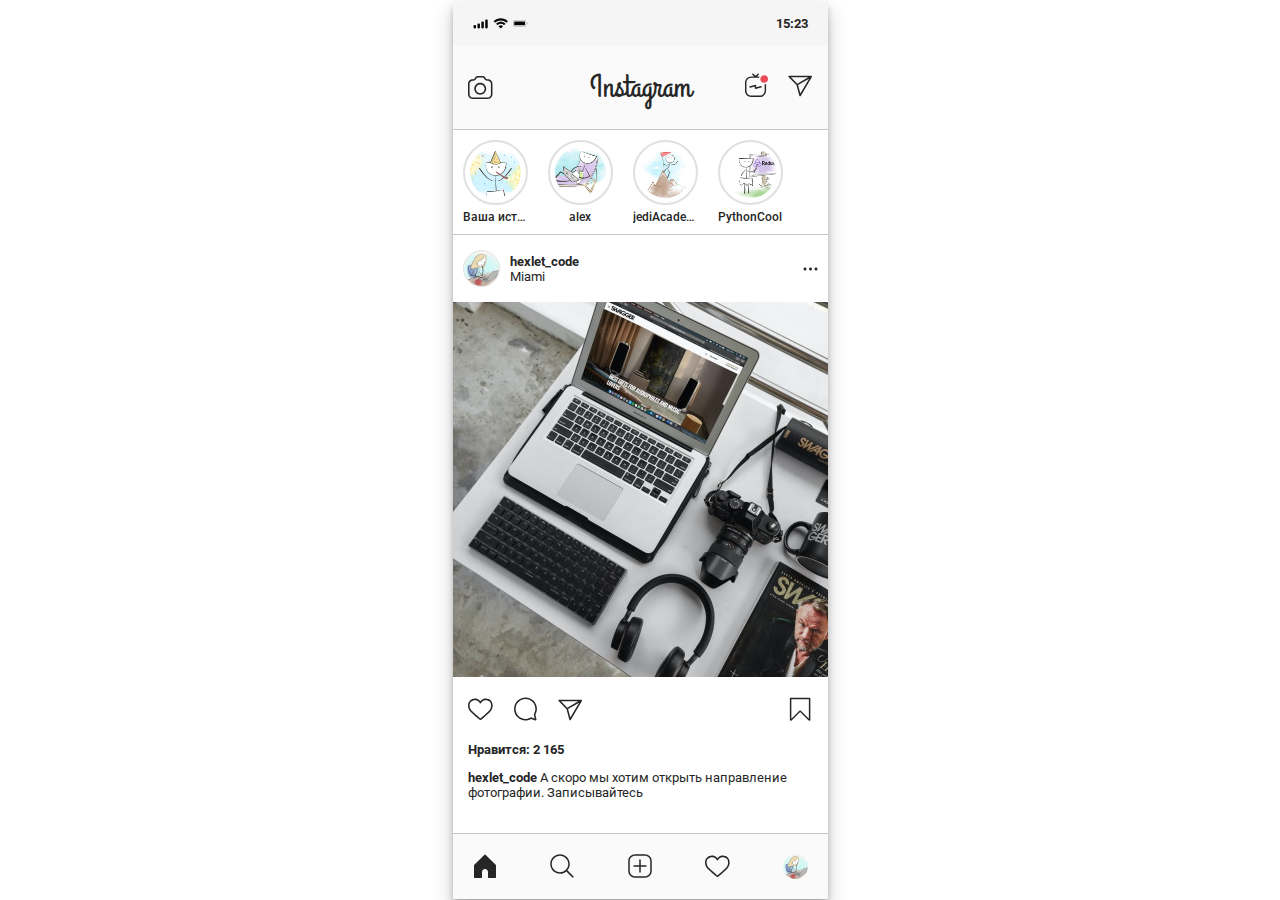
<file: hexlet-html-css-challenge-instagram/index.html>
<!DOCTYPE html>
<html lang="ru">

<head>
  <meta charset="UTF-8">
  <meta http-equiv="X-UA-Compatible" content="IE=edge">
  <link rel="stylesheet" href="styles/app.css">
  <meta name="viewport" content="width=device-width, initial-scale=1.0">
  <title>Instagram</title>
</head>

<body>
  <div class="mobile">
    <header class="mobile-header">
      <div class="mr-5 w-15 icon icon-signal"></div>
      <div class="mr-5 w-15 icon icon-connection"></div>
      <div class="icon w-15 icon-battery"></div>
      <div class="mobile-time ml-auto">15:23</div>
    </header>
    <main class="instagram-app">
      <!-- BEGIN (write your solution here) -->

     <div data-section="header">
       <button class="col-1 icon icon-camera mr-15" data-aria-label="camera"></button>
       <h1 class="col-2">
         Instagram
       </h1>
      <div class="col-1 header-container ta-right">
        <button class="icon icon-igtv mr-15" data-aria-label="igtv"></button>
        <button class="icon icon-messanger" data-aria-label="messanger"></button>
      </div>
     </div>

     <div class="border-top border-bottom" data-section="stories">
       <h2 class="sr-only">Stories</h2>
       <div>
        <button class="stories-item p-5 mr-20 rounded" data-aria-label="stories">
            <img src="assets/images/avatar_1.jpg" alt="Человек радуется" class="rounded">
        </button>
        <span class="stories-text mt-5 ta-center">Ваша история</span>
       </div>
       <div>
        <button class="stories-item p-5 mr-20 rounded" data-aria-label="stories">
            <img src="assets/images/avatar_2.jpg" alt="Человек отдыхает" class="rounded">
        </button>
        <span class="stories-text mt-5 ta-center">alex</span>
       </div>
       <div>
        <button class="stories-item p-5 mr-20 rounded" data-aria-label="stories">
            <img src="assets/images/avatar_3.jpg" alt="Человек на горе с флагом" class="rounded">
        </button>
        <span class="stories-text mt-5 ta-center">jediAcademy</span>
       </div>
       <div>
        <button class="stories-item p-5 mr-20 rounded" data-aria-label="stories">
            <img src="assets/images/avatar_4.jpg" alt="Человек у доски" class="rounded">
        </button>
        <span class="stories-text mt-5 ta-center">PythonCool</span>
       </div>
     </div>

     <div data-section="post">
       <h3 class="sr-only">Post</h3>
       <section class="user">
         <div class="post-item rounded">
          <img src="assets/images/avatar_5.jpg" alt="Девушка думает за компьютером" class="rounded mr-10px">
          <div class="post-text">
            <span class="bold">hexlet_code</span>
            <span>Miami</span>
          </div>
         </div>
         <button class="icon icon-more border-none w-15" data-aria-label="more"></button>
       </section>
       <section class="img">
         <img src="assets/images/post-image.jpg" alt="Рабочий стол: ноутбук, фотоаппарат, наушники, клавиатура">
       </section>
       <footer class="post-footer">
         <div class="post-footer-icons mb-20">
             <button class="icon icon-like mr-20 col-1" data-aria-label="like"></button>
             <button class="icon icon-comment mr-20 col-1" data-aria-label="comment"></button>
             <button class="icon icon-messanger col-1" data-aria-label="messanger"></button>
           <button class="icon icon-save col-end" data-aria-label="save"></button>
         </div>
         <span class="bold">Нравится: 2 165</span>
         <p>
           <span class="bold">
            hexlet_code
           </span>
           А скоро мы хотим открыть направление фотографии. Записывайтесь
         </p>
       </footer>
     </div>

     <footer data-section="footer">
       <h4 class="sr-only">Footer</h4>
       <button class="icon icon-home" data-aria-label="home"></button>
       <button class="icon icon-search" data-aria-label="search"></button>
       <button class="icon icon-add" data-aria-label="add"></button>
       <button class="icon icon-like" data-aria-label="like"></button>
       <button class="icon avatar rounded" data-aria-label="avatar"></button>
     </footer>

      <!-- END -->
    </main>
  </div>
</body>

</html>
</file>
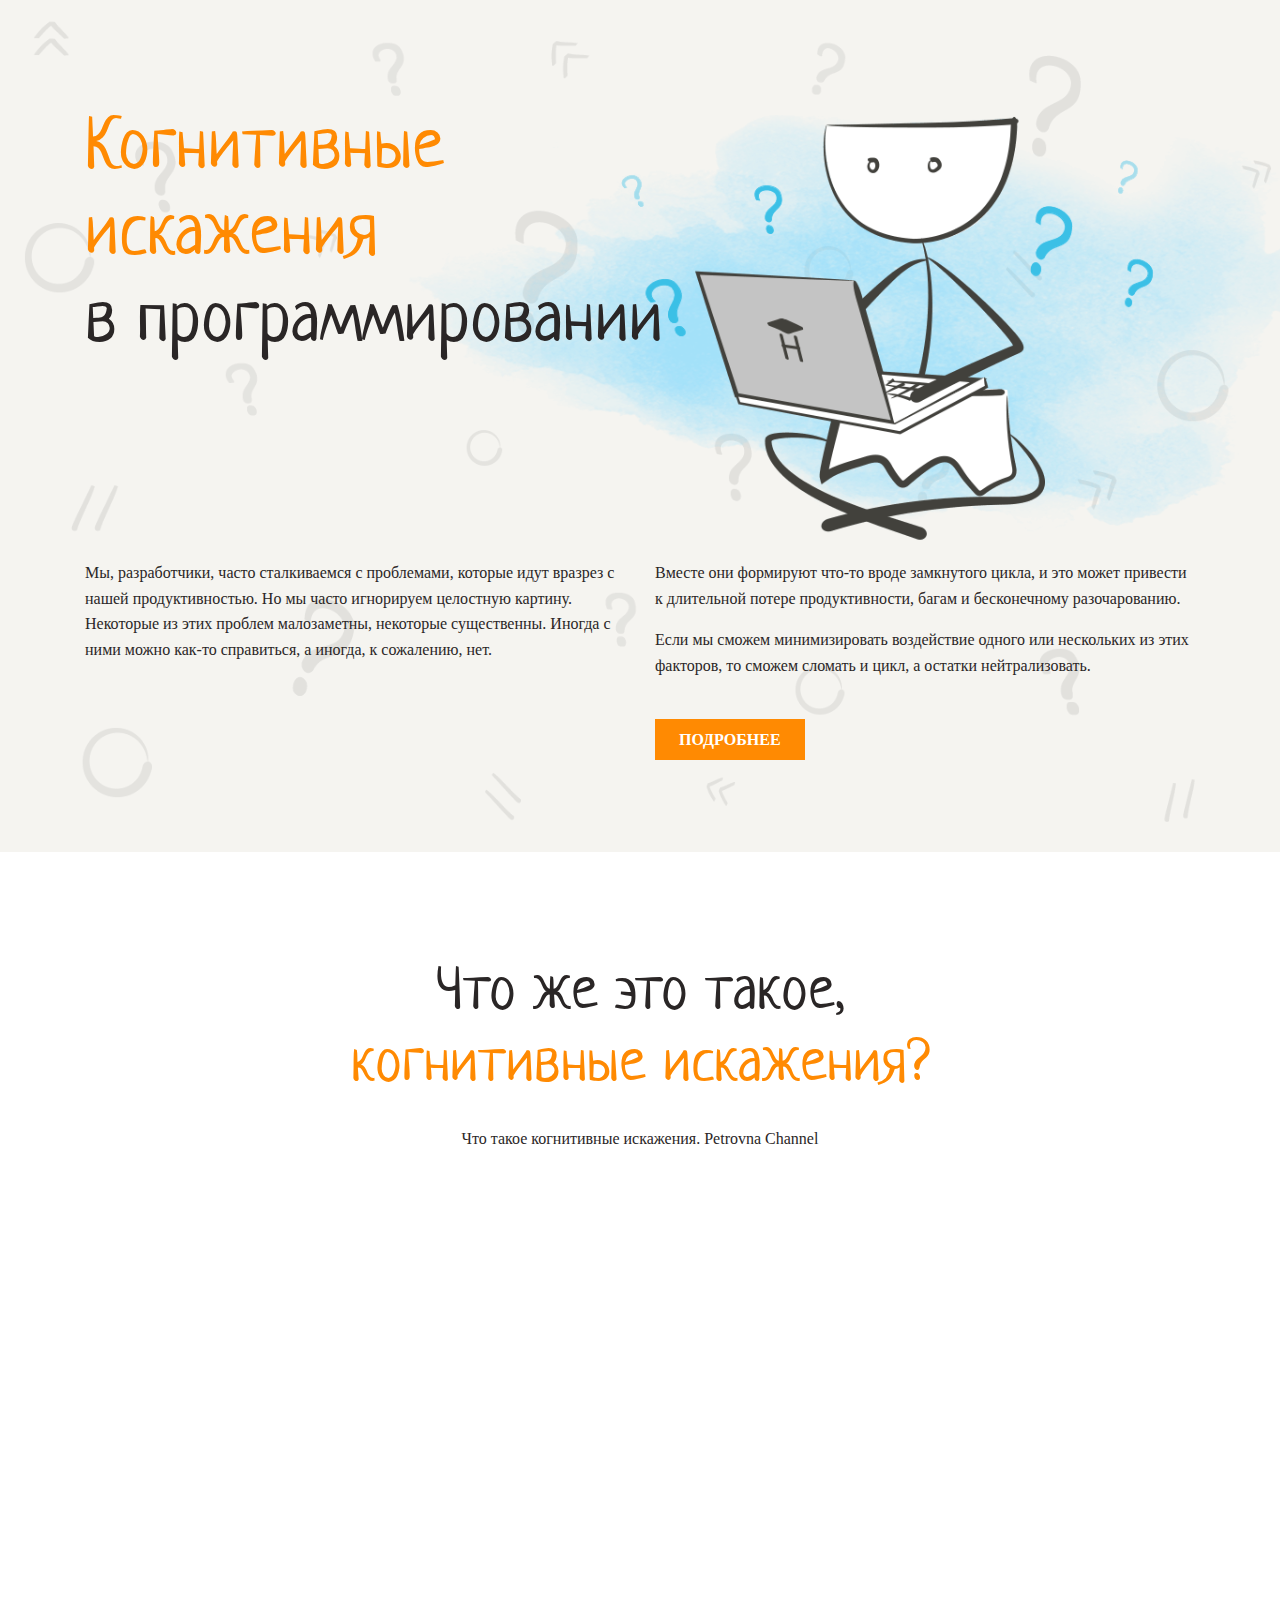
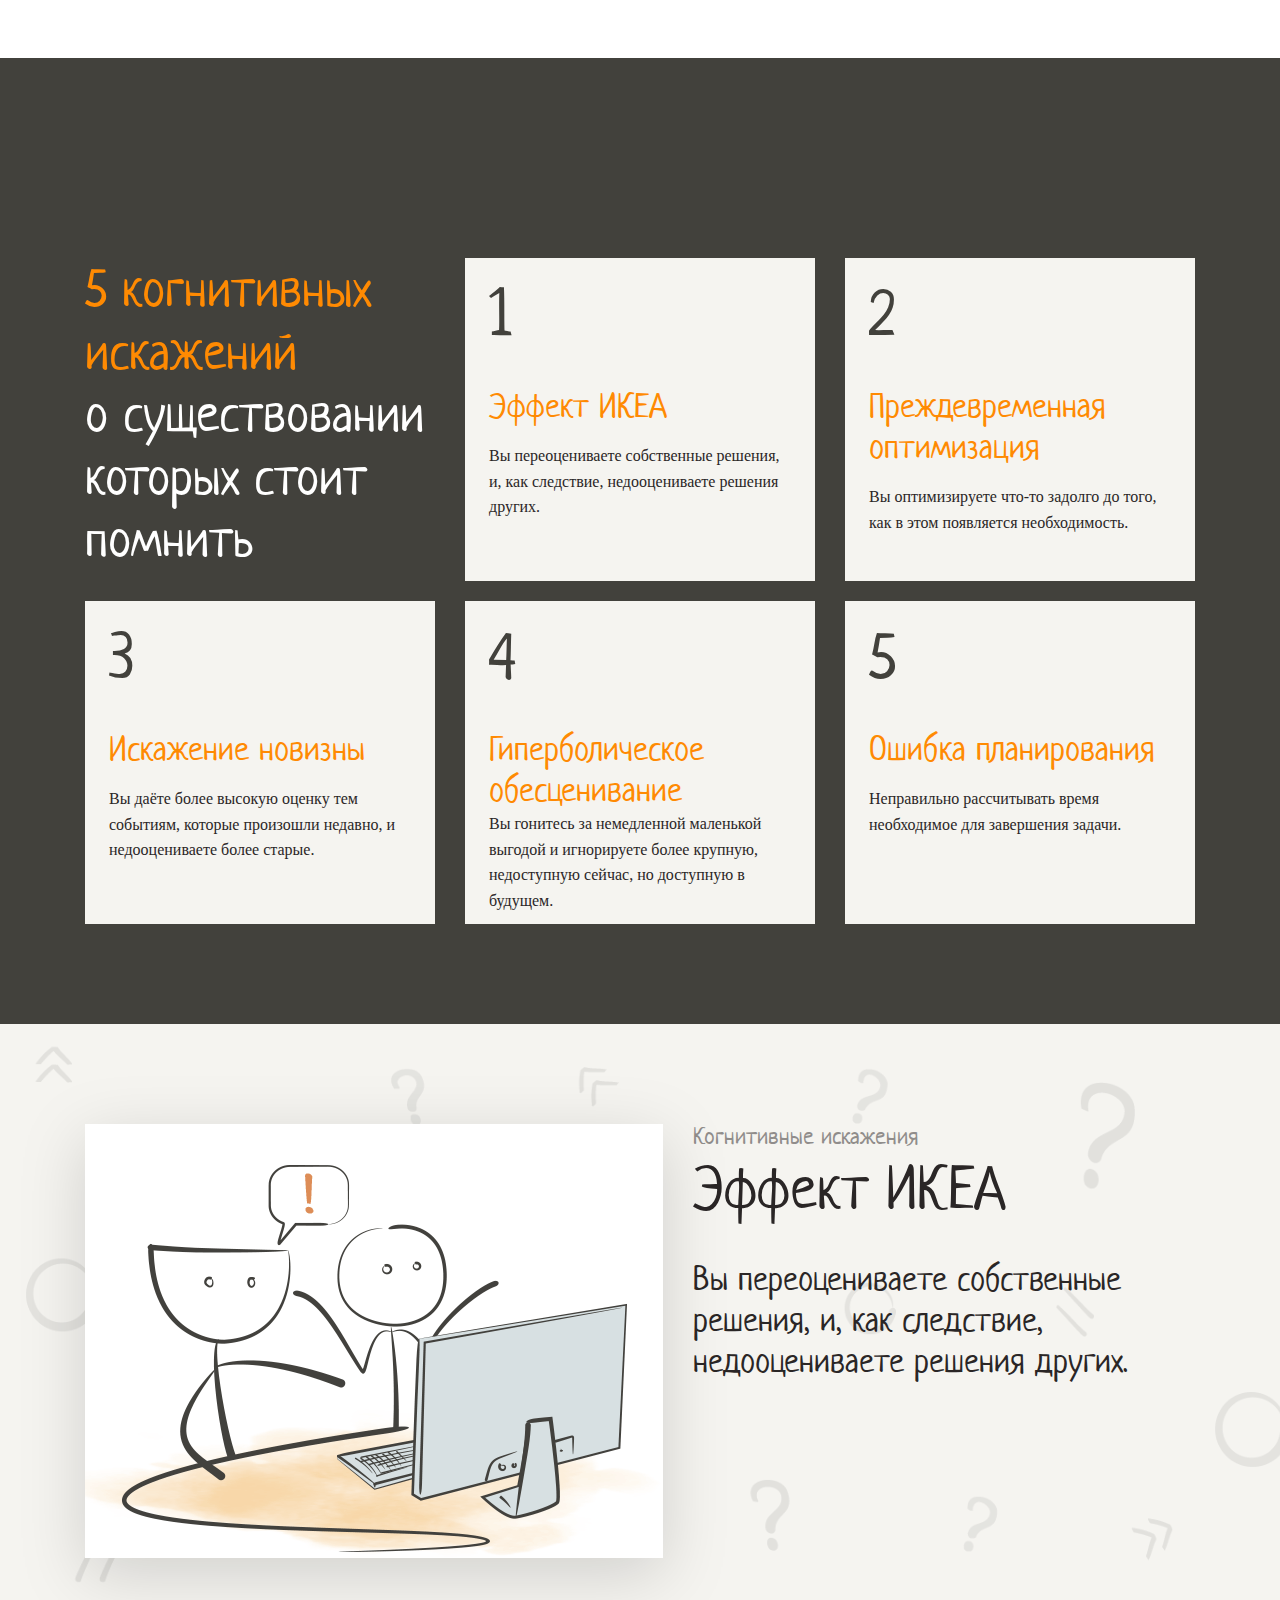
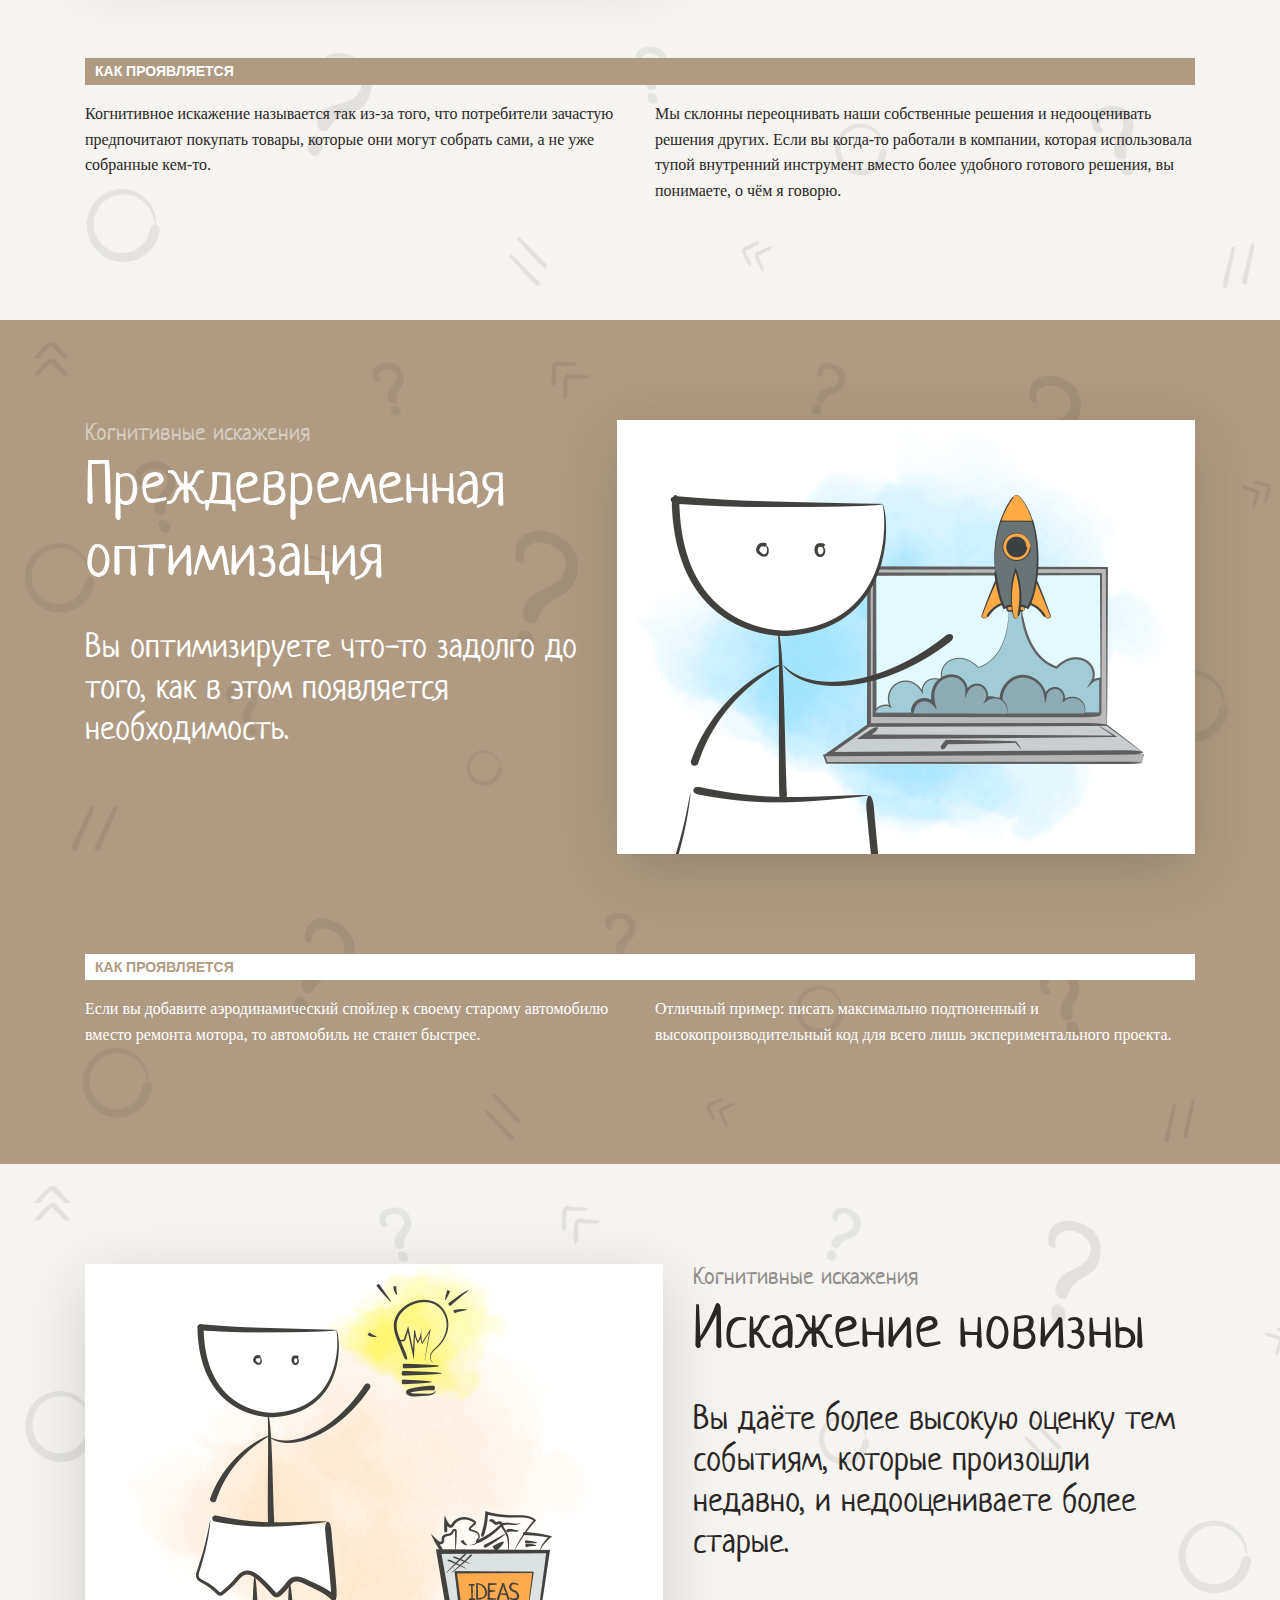
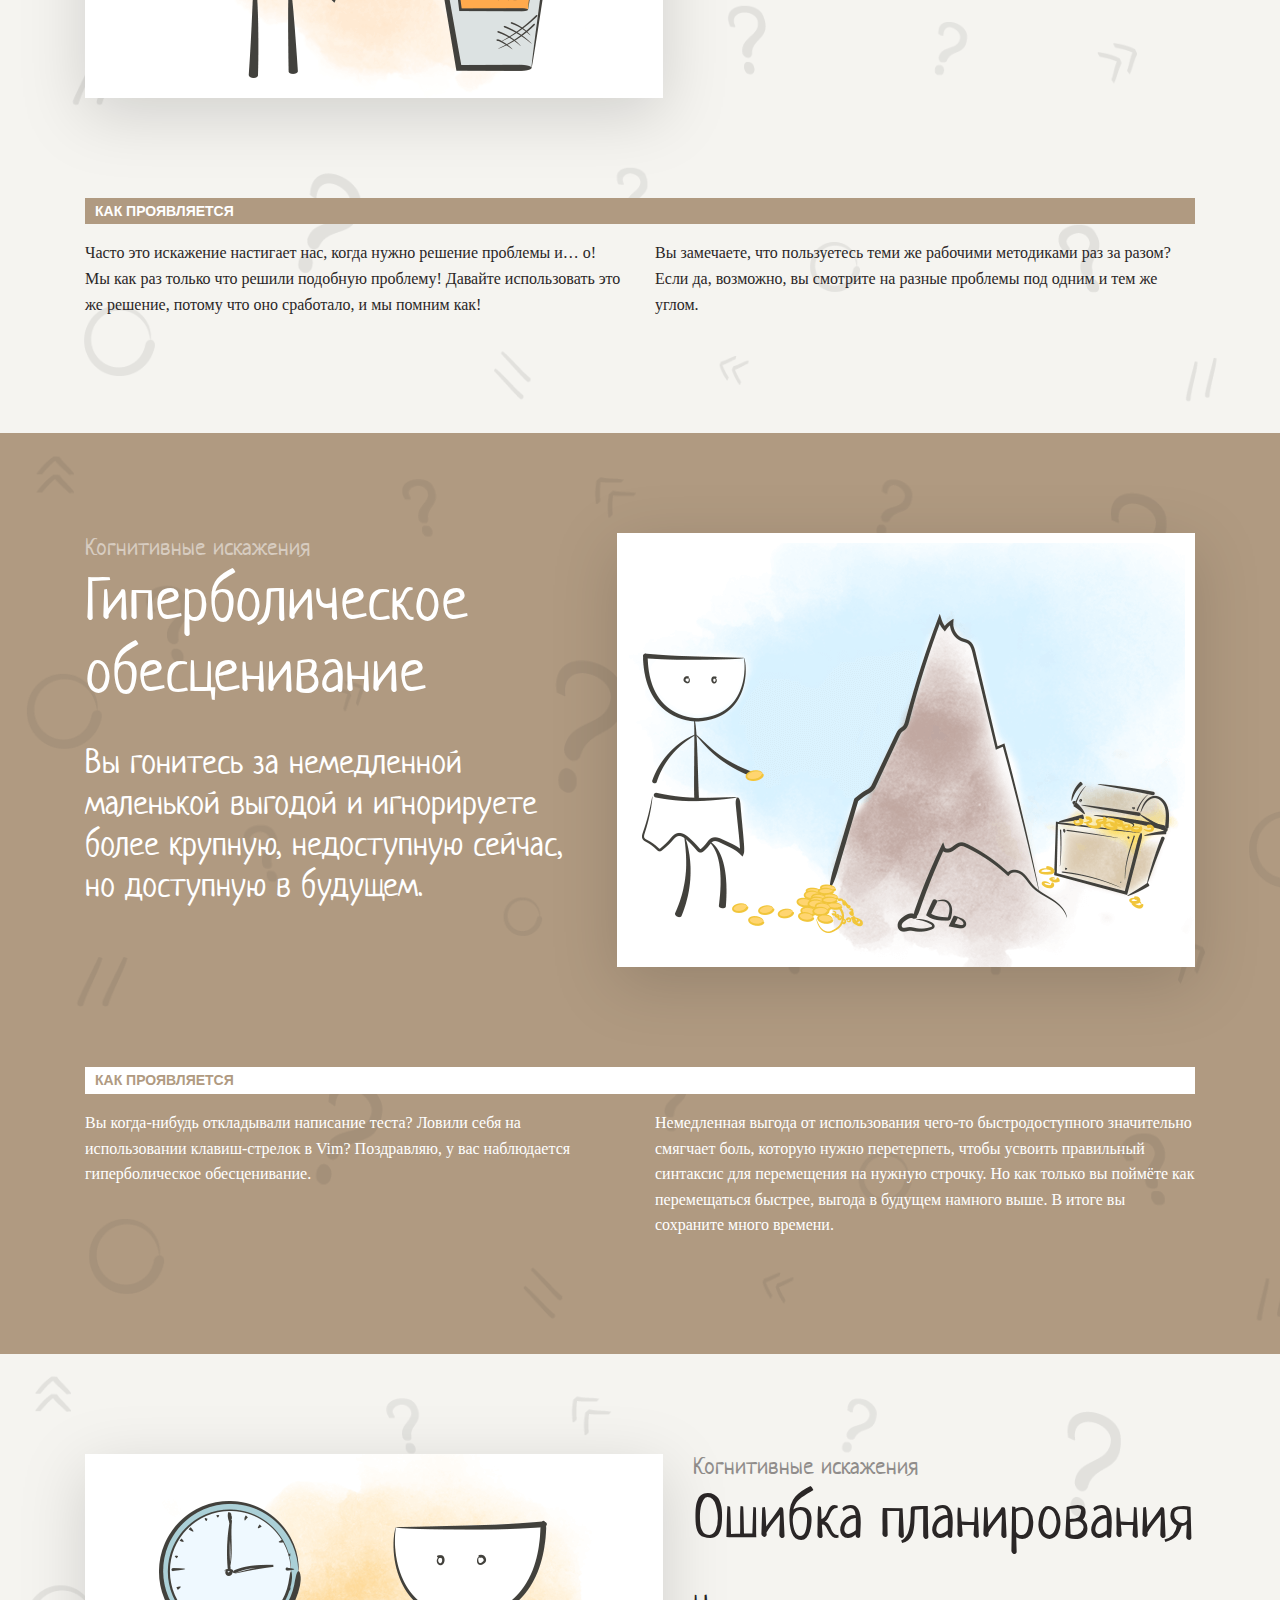
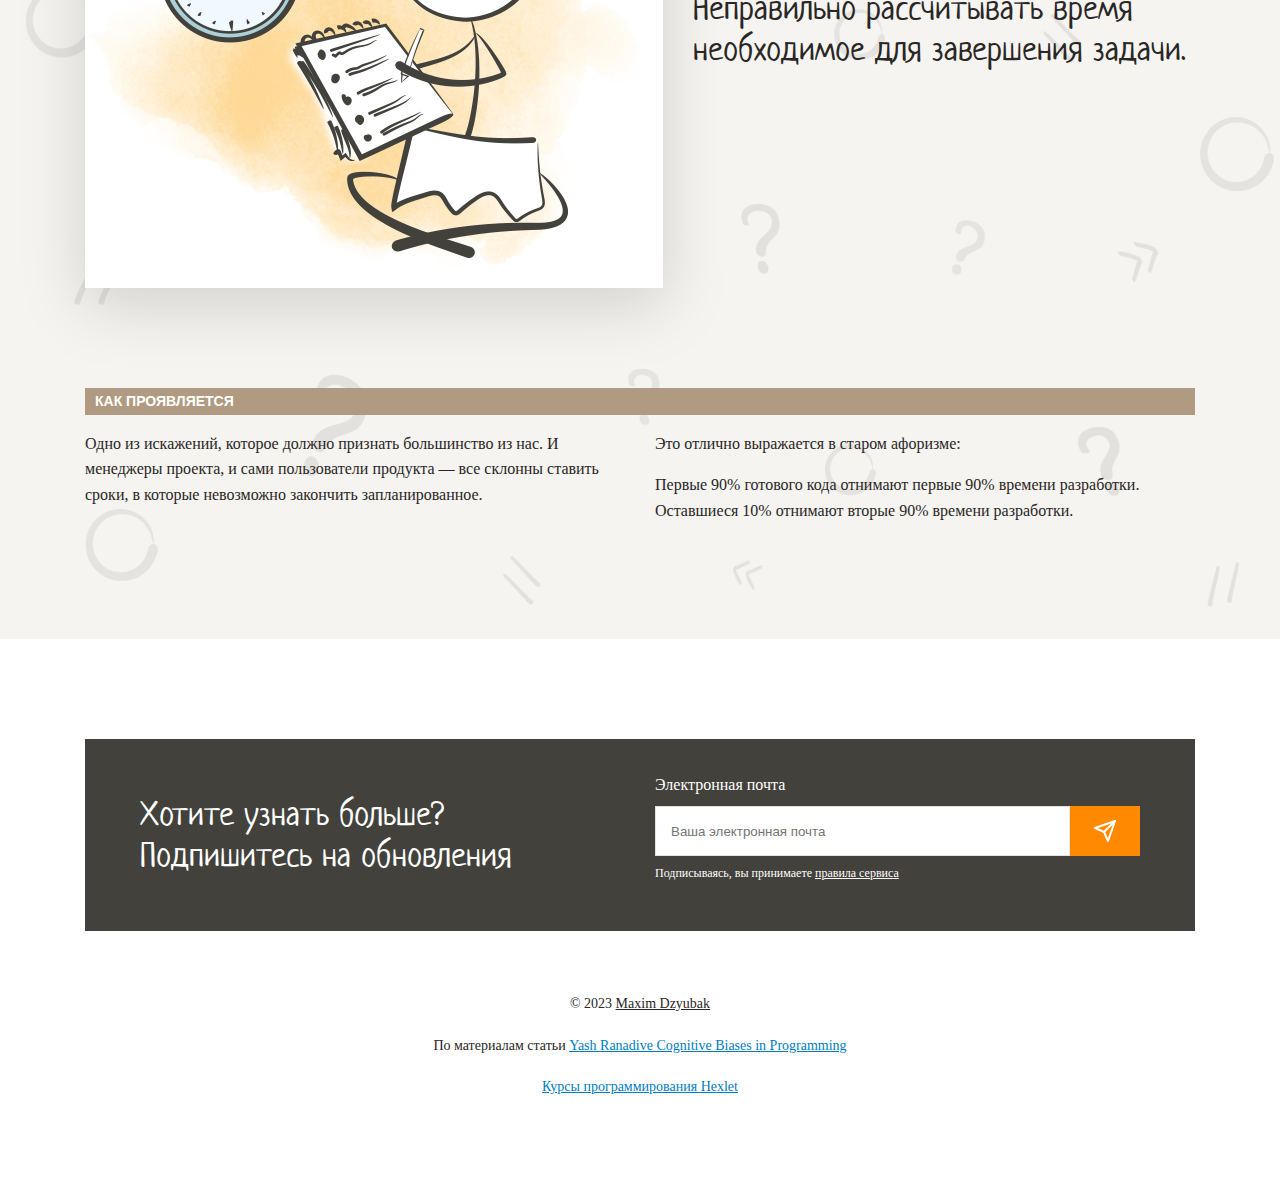
<file: hexlet-layout-designer-project-lvl-1/index.html>
<!DOCTYPE html>
<html lang="ru">

<head>
  <meta charset="UTF-8">
  <meta http-equiv="X-UA-Compatible" content="IE=edge">
  <meta name="viewport" content="width=device-width, initial-scale=1.0">
  <link rel="stylesheet" href="styles/style.css">
  <title>Layout-designer-project-58-maxdzyubak</title>
</head>

<body>

  <header class="bg-before d-flex jc-center">
    <div class="header-container">
        <h1 class="mb-185px">
          Когнитивные
            <br>искажения<br>
          <span class="color-dark">
            в программировании
          </span>
        </h1>
        <img src="images/main.png" alt="Логотип Hexlet" class="header-img">
     <div class="row">
        <div class="column">
          <p>Мы, разработчики, часто сталкиваемся с проблемами,
            которые идут вразрез с нашей продуктивностью. Но мы часто игнорируем
            целостную картину. Некоторые из этих проблем малозаметны,
            некоторые существенны. Иногда с ними можно как-то справиться,
            а иногда, к сожалению, нет.
          </p>
        </div>
        <div class="column">
          <p>
            Вместе они формируют что-то вроде замкнутого цикла, и это может привести к длительной потере продуктивности,
            багам и бесконечному разочарованию.
          </p>
          <p class="pb-35px">
            Если мы сможем минимизировать воздействие одного или нескольких из этих факторов, то сможем сломать и цикл,
            а остатки нейтрализовать.
          </p>

        </div>
      </div>
      <div class="row">
        <div class="column"></div>
        <div class="column">
          <a href="#navigation" class="btn btn-header">
            Подробнee
          </a>
        </div>
      </div>

    </div>

  </header>
  <main>
    <section class="bg-color-white">
      <div class="container ta-center">
        <h2 class="mb-30">
          <span class="color-dark">
            Что же это такое, 
          </span>
          <br>
          <span class="color-primary">когнитивные искажения?
          </span>
        </h2>
        <p data-mb-30px-mt-0>Что такое когнитивные искажения. Petrovna Channel
        </p>
        <iframe class="video" width="919" height="569" src="https://www.youtube.com/embed/jie9AizBqss" style="border: 0" allowfullscreen>
        </iframe>
      </div>
    </section>

    <div id="navigation" class="bg-color-primary-dark">
      <nav class="container pt-200px">
        <ul class="row row-gap20px flex-wrap">
            <li class="nav-item list-st-none">
              <h2 class="fz-52px">
                5 когнитивных искажений
                <br>
                <span class="color-white">
                о существовании которых стоит помнить
                </span>
              </h2>
            </li>
            <li class="nav-item list-st-none">
              <a href="#ikea-effect" class="nav-item-link text-decoration-none">
                <p class="nav-number color-primary-dark">
                  1
                </p>
                <h3 class="mb-16px">
                  Эффект ИКЕА
                </h3>
                <p>Вы переоцениваете собственные решения, и, как следствие,
                  недооцениваете решения других.
                </p>
              </a>
            </li>
            <li class="nav-item list-st-none">
              <a href="#premature-optimization" class="nav-item-link text-decoration-none">
                <p class="nav-number color-primary-dark">
                  2
                </p>
                <h3 class="mb-16px">
                  Преждевременная оптимизация
                </h3>
                <p>Вы оптимизируете что-то задолго до того,
                  как в этом появляется необходимость.
                </p>
              </a>
            </li>
            <li class="nav-item list-st-none">
              <a href="#distortion-of-novelty" class="nav-item-link text-decoration-none">
                <p class="nav-number color-primary-dark">
                  3
                </p>
                <h3 class="mb-16px">
                  Искажение новизны
                </h3>
                <p>Вы даёте более высокую оценку тем событиям, которые
                  произошли недавно, и недооцениваете более старые.
                </p>
              </a>
            </li>
            <li class="nav-item list-st-none">
              <a href="#hyperbolic-depreciation" class="nav-item-link text-decoration-none">
                <p class="nav-number color-primary-dark">
                  4
                </p>
                <h3>
                  Гиперболическое обесценивание
                </h3>
                <p>Вы гонитесь за немедленной маленькой выгодой
                  и игнорируете более крупную, недоступную сейчас,
                  но доступную в будущем.
                </p>
              </a>
            </li>
            <li class="nav-item list-st-none">
              <a href="#errors-in-planning" class="nav-item-link text-decoration-none">
                <p class="nav-number color-primary-dark">
                  5
                </p>
                <h3 class="mb-16px">
                  Ошибка планирования
                </h3>
                <p>Неправильно рассчитывать время необходимое
                  для завершения задачи.
                </p>
              </a>
            </li>
        </ul>
      </nav>
    </div>

    <section id="ikea-effect" class="bg-before">
      <div class="container">
        <div class="row">
          <div class="column">
            <img src="images/1.png" alt="Эффект ИКЕА" class="mb-100px">
          </div>
          <div class="column font-neucha">
            <span class="fz-24px color-dark-50">Когнитивные искажения</span>
            <h2 class="color-dark">Эффект ИКЕА</h2>
            <p class="lh-41px fz-34px">Вы переоцениваете
              собственные решения, и, как следствие,
              недооцениваете решения других.
            </p>
          </div>
        </div>
        <h4 class="h4 color-white bg-color-brown">
          Как проявляется
        </h4>
        <div class="row">
          <div class="column">
            <p>
              Когнитивное искажение называется так из-за того,
              что потребители зачастую предпочитают покупать товары,
              которые они могут собрать сами, а не уже собранные кем-то.
            </p>
          </div>
          <div class="column">
            <p>
              Мы склонны переоцнивать наши собственные решения и недооценивать
              решения других. Если вы когда-то работали в компании, которая
              использовала тупой внутренний инструмент вместо более удобного
              готового решения, вы понимаете, о чём я говорю.
            </p>
          </div>
        </div>
      </div>
    </section>

    <section id="premature-optimization" class="bg-before color-white bg-color-brown">
      <div class="container">
        <div class="row">
          <div class="column font-neucha">
            <span class="fz-24px color-white-50">
              Когнитивные искажения
            </span>
            <h2 class="color-white">Преждевременная оптимизация</h2>
            <p class="lh-41px fz-34px">Вы оптимизируете что-то задолго до того, как в этом появляется необходимость.
            </p>
          </div>
          <div class="column">
            <img src="images/2.png" alt="Человек и ноутбук с взлетающей ракетой" class="mb-100px">
          </div>
        </div>
        <h4 class="h4 color-brown bg-color-white">
          Как проявляется
        </h4>
        <div class="row">
          <div class="column">
            <p>
              Если вы добавите аэродинамический спойлер к своему старому автомобилю вместо ремонта мотора, то автомобиль
              не станет быстрее.
            </p>
          </div>
          <div class="column">
            <p>
              Отличный пример: писать максимально подтюненный и высокопроизводительный код для всего лишь
              экспериментального проекта.
            </p>
          </div>
        </div>
      </div>
    </section>

    <section id="distortion-of-novelty" class="bg-before">
      <div class="container">
        <div class="row">
          <div class="column">
            <img src="images/3.png" alt="Человек, лампочка и мусорная корзина" class="mb-100px">
          </div>
          <div class="column font-neucha">
            <span class="fz-24px color-dark-50">Когнитивные искажения
            </span>
            <h2 class="color-dark">Искажение новизны</h2>
            <p class="lh-41px fz-34px">Вы даёте более высокую оценку тем событиям, которые произошли недавно, и
              недооцениваете более старые.
            </p>
          </div>
        </div>
        <h4 class="h4 color-white bg-color-brown">
          Как проявляется
        </h4>
        <div class="row">
          <div class="column">
            <p>
              Часто это искажение настигает нас, когда нужно решение проблемы и… о! Мы как раз только что решили
              подобную проблему! Давайте использовать это же решение, потому что оно сработало, и мы помним как!
            </p>
          </div>
          <div class="column">
            <p>
              Вы замечаете, что пользуетесь теми же рабочими методиками раз за разом? Если да, возможно, вы смотрите на
              разные проблемы под одним и тем же углом.
            </p>
          </div>
        </div>
      </div>
    </section>

    <section id="hyperbolic-depreciation" class="bg-before color-white bg-color-brown">
      <div class="container">
        <div class="row">
          <div class="column font-neucha">
            <span class="lh-1-2em fz-24px color-white-50">
              Когнитивные искажения
            </span>
            <h2 class="color-white">Гиперболическое обесценивание</h2>
            <p class="lh-41px fz-34px"> Вы гонитесь за немедленной маленькой выгодой и игнорируете более крупную,
              недоступную сейчас, но доступную в будущем.
            </p>
          </div>
          <div class="column">
            <img src="images/4.png" alt="Человек. Гора. Сундук с золотом" class="mb-100px">
          </div>
        </div>
        <h4 class="h4 color-brown bg-color-white">
          Как проявляется
        </h4>
        <div class="row">
          <div class="column">
            <p>
              Вы когда-нибудь откладывали написание теста? Ловили себя на использовании клавиш-стрелок в Vim?
              Поздравляю, у вас наблюдается гиперболическое обесценивание.
            </p>
          </div>
          <div class="column">
            <p>
              Немедленная выгода от использования чего-то быстродоступного значительно смягчает боль, которую нужно
              перетерпеть, чтобы усвоить правильный синтаксис для перемещения на нужную строчку. Но как только вы
              поймёте как перемещаться быстрее, выгода в будущем намного выше. В итоге вы сохраните много времени.
            </p>
          </div>
        </div>
      </div>
    </section>

    <section id="errors-in-planning" class="bg-before">
      <div class="container">
        <div class="row">
          <div class="column">
            <img src="images/5.png" alt="Человек. Блокнот. Часы" class="mb-100px">
          </div>
          <div class="column font-neucha">
            <span class="fz-24px color-dark-50">
              Когнитивные искажения
            </span>
            <h2 class="color-dark">Ошибка планирования</h2>
            <p class="lh-41px fz-34px">Неправильно рассчитывать время необходимое для завершения задачи.
            </p>
          </div>
        </div>
        <h4 class="h4 color-white bg-color-brown">
          Как проявляется
        </h4>
        <div class="row">
          <div class="column">
            <p>
              Одно из искажений, которое должно признать большинство из нас. И менеджеры проекта, и сами пользователи
              продукта — все склонны ставить сроки, в которые невозможно закончить запланированное.
            </p>
          </div>
          <div class="column">
            <p>
              Это отлично выражается в старом афоризме:
            </p>
            <p>
              Первые 90% готового кода отнимают первые 90% времени разработки. Оставшиеся 10% отнимают вторые 90%
              времени разработки.
            </p>
          </div>
        </div>
      </div>
    </section>

  </main>

  <footer>

    <div class="container min-height">
      <div class="row color-white bg-color-primary-dark">
        <div class="column">
          <h3 class="p-55px color-white">
            Хотите узнать больше?
            <br>
            Подпишитесь на обновления
          </h3>
        </div>
        <div class="column d-flex fd-column jc-center">
          <form action="#" class="mt-38px">
            <label for="name" class="label">Электронная почта</label>
            <input id="name" class="input-footer" type="text" placeholder="Ваша электронная почта">
            <button class="btn btn-send"></button>
          </form>
          <p class="mt-5px fz-12px">
            Подписываясь, вы принимаете
            <a href="#" class="fz-12px link-privacy-policy">
              правила сервиса
            </a>
          </p>
        </div>
      </div>
      <div class="d-block ta-center mt-60px fz-14px">
        <p class="mb-16px">
          © 2023
          <a href="https://github.com/maxdzyubak">
            Maxim Dzyubak
          </a>
        </p>
        <p class="mb-16px">
          По материалам статьи
          <a href="https://medium.com/hackernoon/cognitive-biases-in-programming-5e937707c27b" class="color-blue-2">
            Yash Ranadive Cognitive Biases in Programming
          </a>
        </p>
        <a href="https://hexlet.io" class="color-blue-2">
          Курсы программирования Hexlet
        </a>
      </div>
    </div>

  </footer>

</body>

</html>
</file>
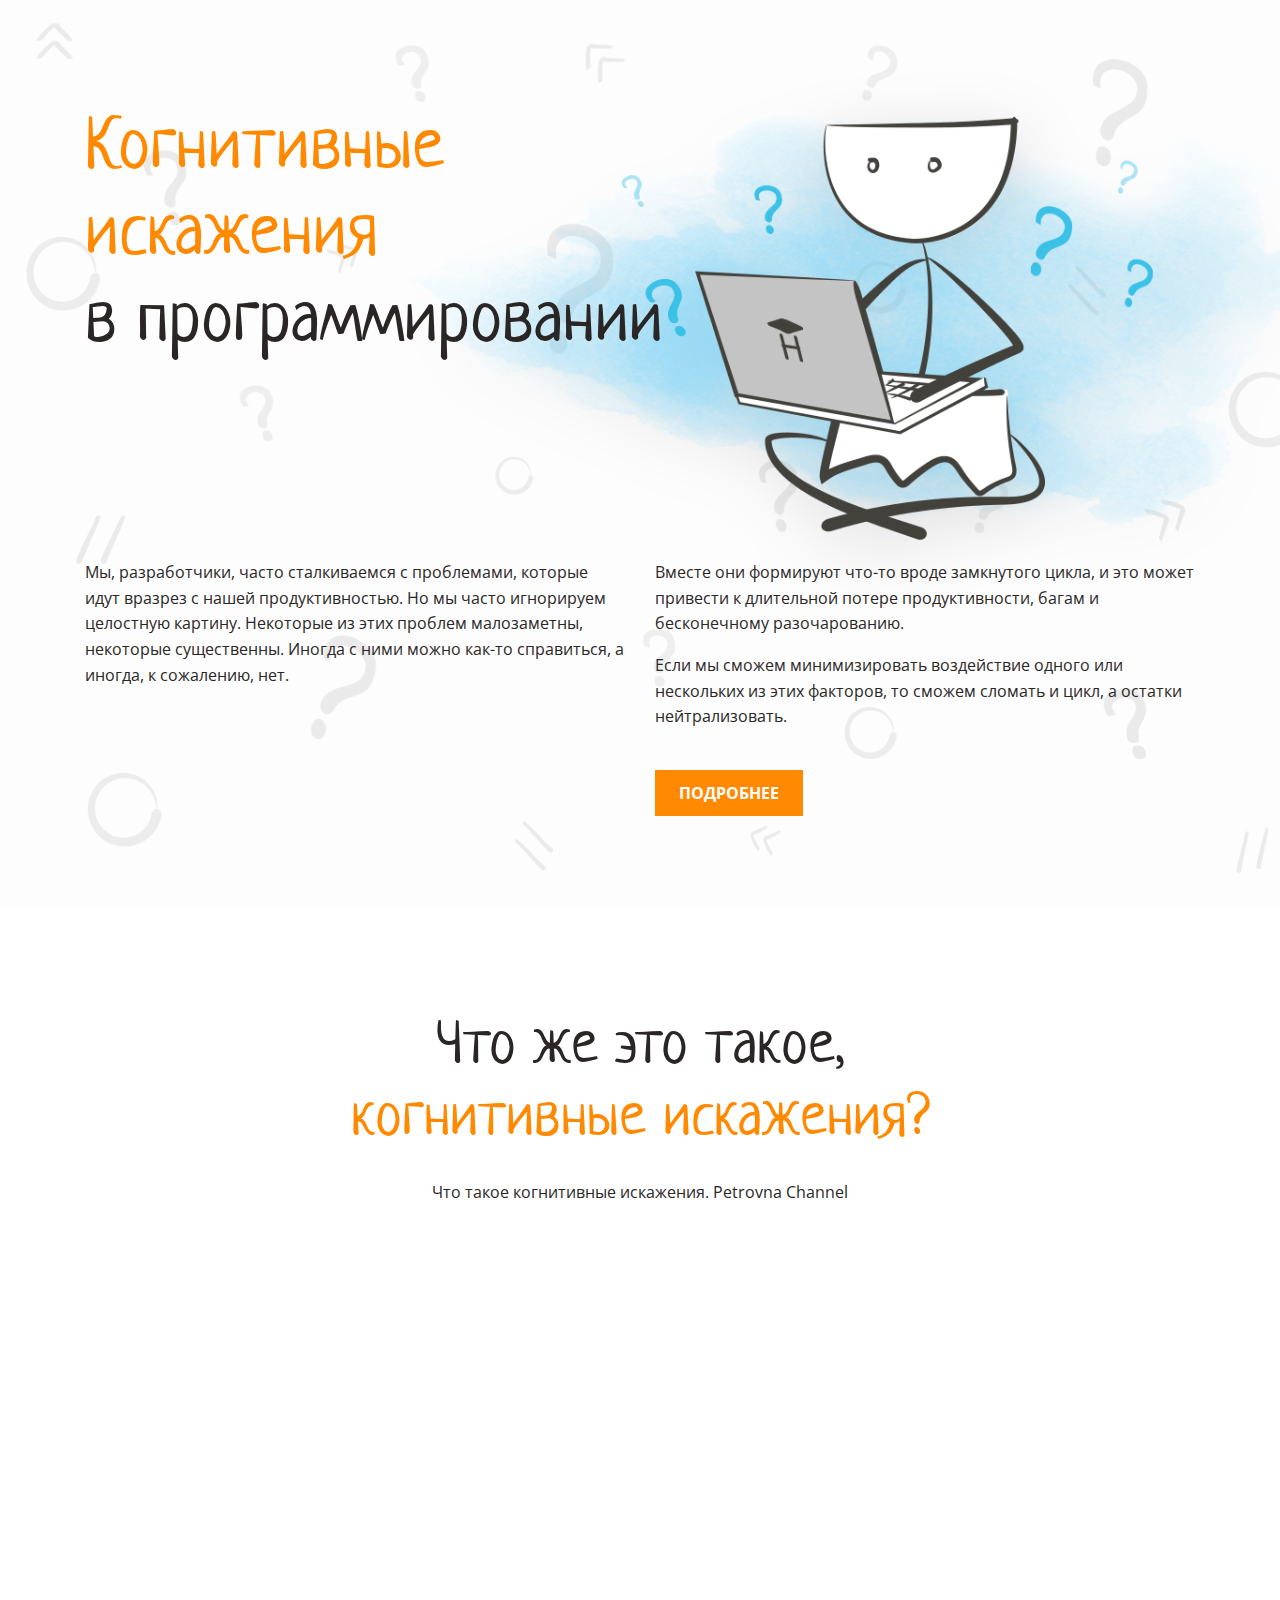
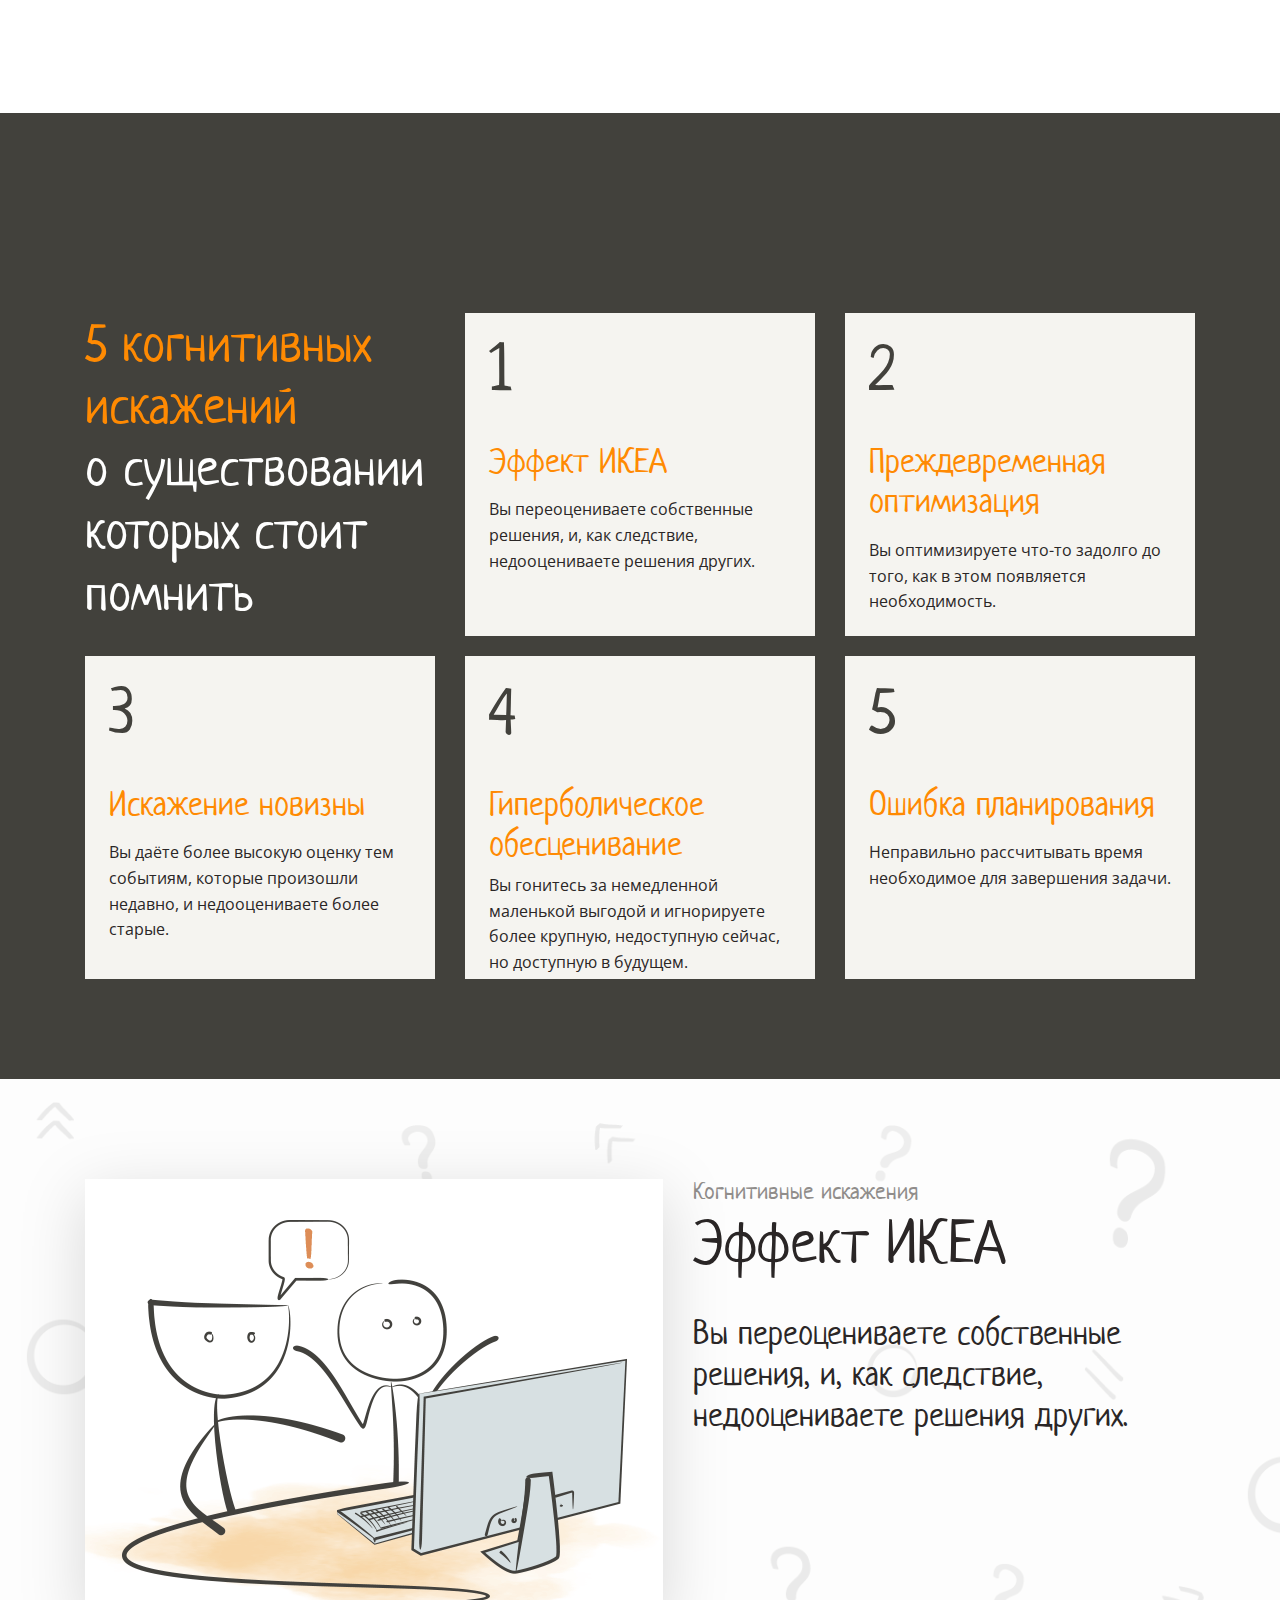
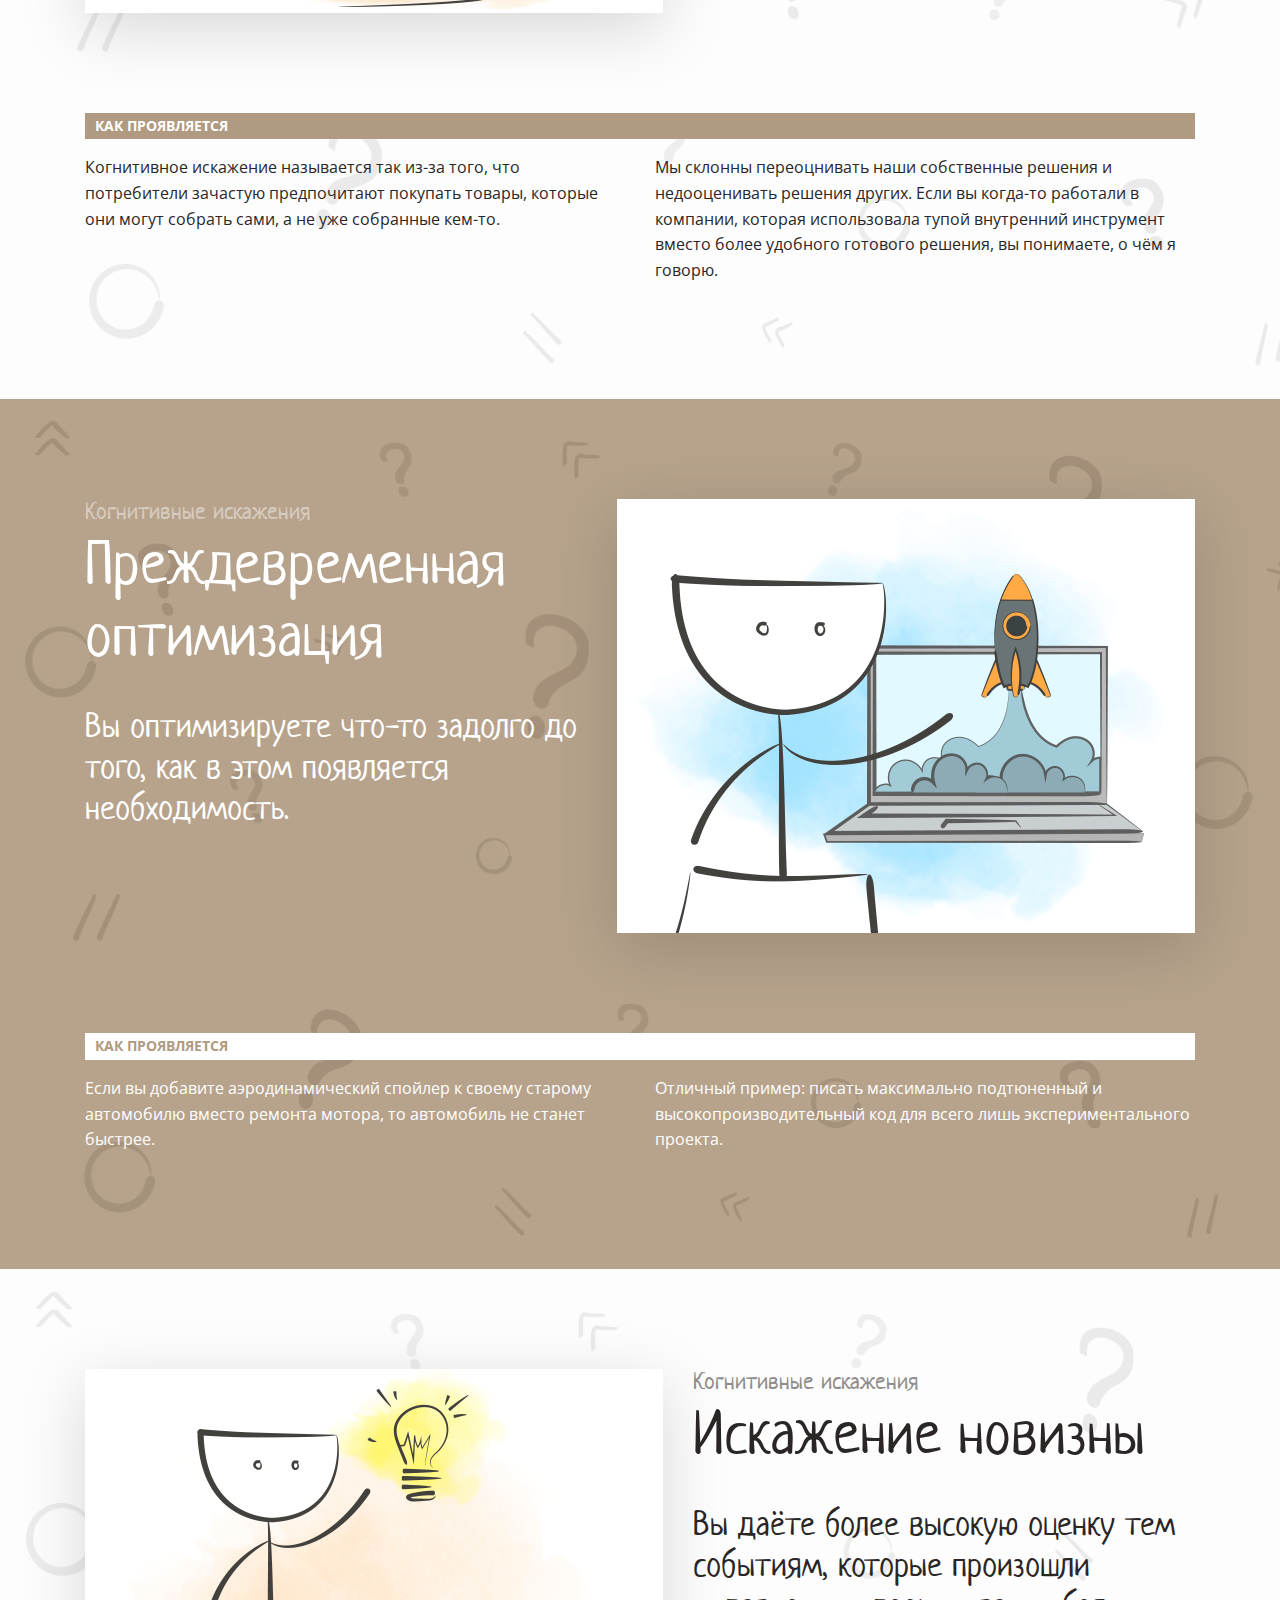
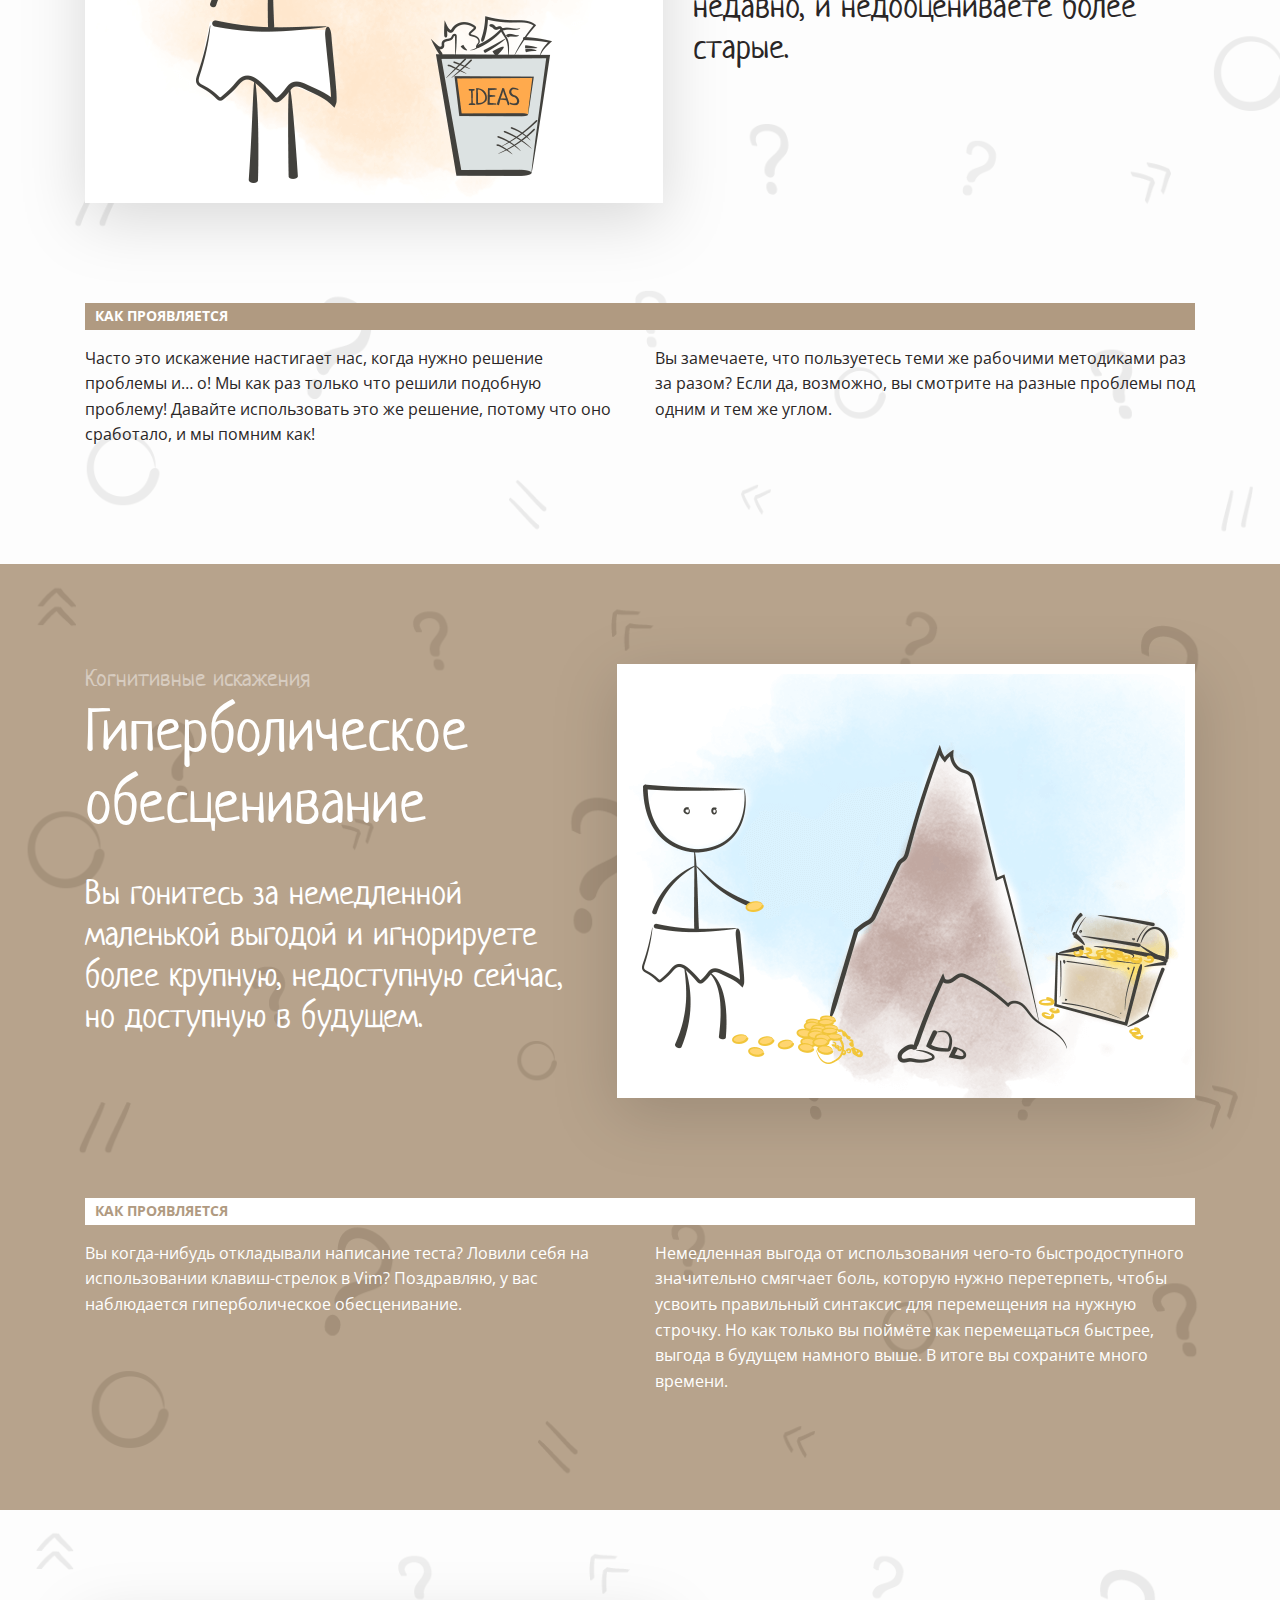
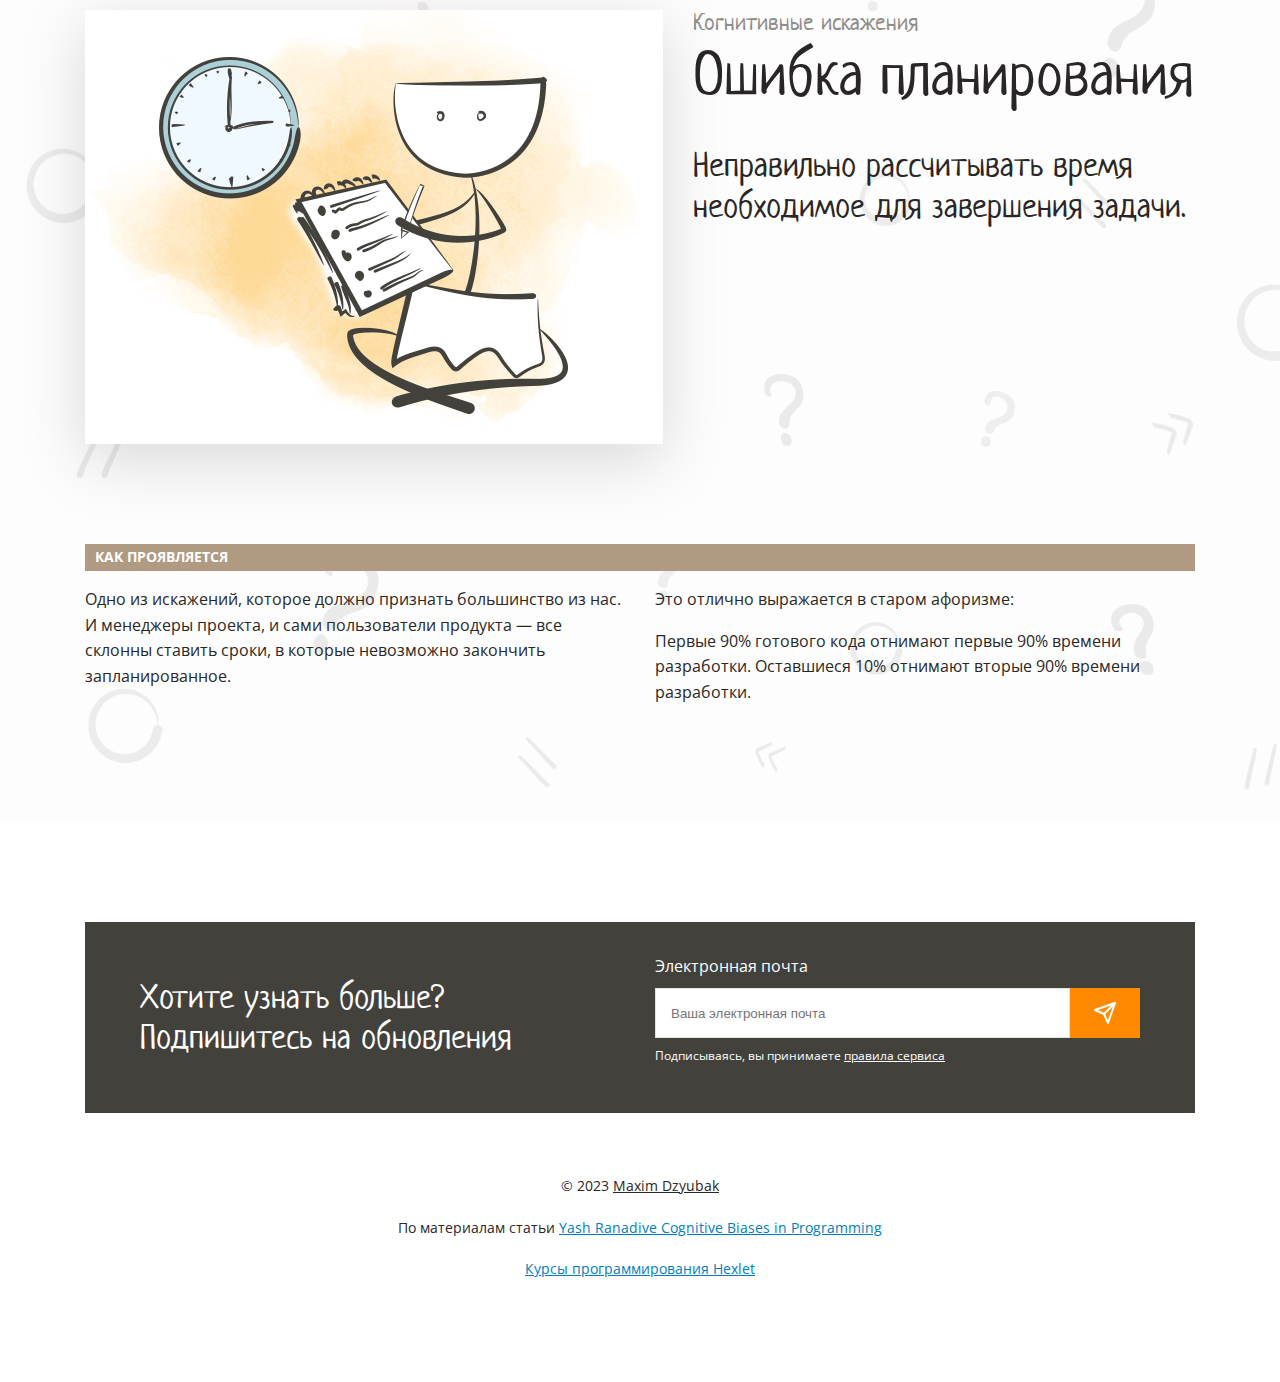
<file: layout-designer-project/index.html>
<!DOCTYPE html>
<html lang="ru">

<head>
  <meta charset="UTF-8">
  <meta http-equiv="X-UA-Compatible" content="IE=edge">
  <meta name="viewport" content="width=device-width, initial-scale=1.0">
  <link rel="preconnect" href="https://fonts.googleapis.com">
  <link rel="preconnect" href="https://fonts.gstatic.com" crossorigin>
  <link href="https://fonts.googleapis.com/css2?family=Neucha&family=Open+Sans&display=swap" rel="stylesheet">
  <link rel="stylesheet" href="styles/style.css">
  <title>Layout-designer-project-58-maxdzyubak</title>
</head>

<body>

  <header class="bg-before d-flex jc-center">
    <div class="header-container">
        <h1 class="mb-185px">
          Когнитивные
            <br>искажения<br>
          <span class="color-dark">
            в программировании
          </span>
        </h1>
        <img src="images/main.png" alt="Логотип Hexlet" class="header-img">
     <div class="row">
        <div class="column">
          <p>Мы, разработчики, часто сталкиваемся с проблемами,
            которые идут вразрез с нашей продуктивностью. Но мы часто игнорируем
            целостную картину. Некоторые из этих проблем малозаметны,
            некоторые существенны. Иногда с ними можно как-то справиться,
            а иногда, к сожалению, нет.
          </p>
        </div>
        <div class="column">
          <p>
            Вместе они формируют что-то вроде замкнутого цикла, и это может привести к длительной потере продуктивности,
            багам и бесконечному разочарованию.
          </p>
          <p class="pb-35px">
            Если мы сможем минимизировать воздействие одного или нескольких из этих факторов, то сможем сломать и цикл,
            а остатки нейтрализовать.
          </p>

        </div>
      </div>
      <div class="row">
        <div class="column"></div>
        <div class="column">
          <a href="#navigation" class="btn btn-header">
            Подробнee
          </a>
        </div>
      </div>

    </div>

  </header>
  <main>
    <section>
      <div class="container ta-center">
        <h2 class="mb-30">
          <span class="color-dark">
            Что же это такое, 
          </span>
          <br>
          <span class="color-primary">когнитивные искажения?
          </span>
        </h2>
        <p data-mb-30px-mt-0>Что такое когнитивные искажения. Petrovna Channel
        </p>
        <iframe class="video" width="919" height="569" src="https://www.youtube.com/embed/jie9AizBqss" style="border: 0" allowfullscreen>
        </iframe>
      </div>
    </section>

    <div id="navigation" class="bg-color-primary-dark">
      <nav class="container pt-200px">
        <ul class="row row-gap20px flex-wrap">
            <li class="nav-item list-st-none">
              <h2 class="fz-52px">
                5 когнитивных искажений
                <br>
                <span class="color-white">
                о существовании которых стоит помнить
                </span>
              </h2>
            </li>
            <li class="nav-item list-st-none">
              <a href="#ikea-effect" class="nav-item-link text-decoration-none">
                <p class="nav-number color-primary-dark">
                  1
                </p>
                <h3 class="mb-16px">
                  Эффект ИКЕА
                </h3>
                <p>Вы переоцениваете собственные решения, и, как следствие,
                  недооцениваете решения других.
                </p>
              </a>
            </li>
            <li class="nav-item list-st-none">
              <a href="#premature-optimization" class="nav-item-link text-decoration-none">
                <p class="nav-number color-primary-dark">
                  2
                </p>
                <h3 class="mb-16px">
                  Преждевременная оптимизация
                </h3>
                <p>Вы оптимизируете что-то задолго до того,
                  как в этом появляется необходимость.
                </p>
              </a>
            </li>
            <li class="nav-item list-st-none">
              <a href="#distortion-of-novelty" class="nav-item-link text-decoration-none">
                <p class="nav-number color-primary-dark">
                  3
                </p>
                <h3 class="mb-16px">
                  Искажение новизны
                </h3>
                <p>Вы даёте более высокую оценку тем событиям, которые
                  произошли недавно, и недооцениваете более старые.
                </p>
              </a>
            </li>
            <li class="nav-item list-st-none">
              <a href="#hyperbolic-depreciation" class="nav-item-link text-decoration-none">
                <p class="nav-number color-primary-dark">
                  4
                </p>
                <h3 class="mb-8px">
                  Гиперболическое обесценивание
                </h3>
                <p>Вы гонитесь за немедленной маленькой выгодой
                  и игнорируете более крупную, недоступную сейчас,
                  но доступную в будущем.
                </p>
              </a>
            </li>
            <li class="nav-item list-st-none">
              <a href="#errors-in-planning" class="nav-item-link text-decoration-none">
                <p class="nav-number color-primary-dark">
                  5
                </p>
                <h3 class="mb-16px">
                  Ошибка планирования
                </h3>
                <p>Неправильно рассчитывать время необходимое
                  для завершения задачи.
                </p>
              </a>
            </li>
        </ul>
      </nav>
    </div>

    <section id="ikea-effect" class="bg-before">
      <div class="container">
        <div class="row">
          <div class="column">
            <img src="images/1.png" alt="Эффект ИКЕА" class="mb-100px">
          </div>
          <div class="column font-neucha">
            <span class="fz-24px color-dark-50">Когнитивные искажения</span>
            <h2 class="color-dark">Эффект ИКЕА</h2>
            <p class="lh-41px fz-34px">Вы переоцениваете
              собственные решения, и, как следствие,
              недооцениваете решения других.
            </p>
          </div>
        </div>
        <h4 class="h4 color-white bg-color-brown">
          Как проявляется
        </h4>
        <div class="row">
          <div class="column">
            <p>
              Когнитивное искажение называется так из-за того,
              что потребители зачастую предпочитают покупать товары,
              которые они могут собрать сами, а не уже собранные кем-то.
            </p>
          </div>
          <div class="column">
            <p>
              Мы склонны переоцнивать наши собственные решения и недооценивать
              решения других. Если вы когда-то работали в компании, которая
              использовала тупой внутренний инструмент вместо более удобного
              готового решения, вы понимаете, о чём я говорю.
            </p>
          </div>
        </div>
      </div>
    </section>

    <section id="premature-optimization" class="bg-before color-white bg-color-brown">
      <div class="container">
        <div class="row">
          <div class="column font-neucha">
            <span class="fz-24px color-white-50">
              Когнитивные искажения
            </span>
            <h2 class="color-white">Преждевременная оптимизация</h2>
            <p class="lh-41px fz-34px">Вы оптимизируете что-то задолго до того, как в этом появляется необходимость.
            </p>
          </div>
          <div class="column">
            <img src="images/2.png" alt="Человек и ноутбук с взлетающей ракетой" class="mb-100px">
          </div>
        </div>
        <h4 class="h4 color-brown bg-color-white">
          Как проявляется
        </h4>
        <div class="row">
          <div class="column">
            <p>
              Если вы добавите аэродинамический спойлер к своему старому автомобилю вместо ремонта мотора, то автомобиль
              не станет быстрее.
            </p>
          </div>
          <div class="column">
            <p>
              Отличный пример: писать максимально подтюненный и высокопроизводительный код для всего лишь
              экспериментального проекта.
            </p>
          </div>
        </div>
      </div>
    </section>

    <section id="distortion-of-novelty" class="bg-before">
      <div class="container">
        <div class="row">
          <div class="column">
            <img src="images/3.png" alt="Человек, лампочка и мусорная корзина" class="mb-100px">
          </div>
          <div class="column font-neucha">
            <span class="fz-24px color-dark-50">Когнитивные искажения
            </span>
            <h2 class="color-dark">Искажение новизны</h2>
            <p class="lh-41px fz-34px">Вы даёте более высокую оценку тем событиям, которые произошли недавно, и
              недооцениваете более старые.
            </p>
          </div>
        </div>
        <h4 class="h4 color-white bg-color-brown">
          Как проявляется
        </h4>
        <div class="row">
          <div class="column">
            <p>
              Часто это искажение настигает нас, когда нужно решение проблемы и… о! Мы как раз только что решили
              подобную проблему! Давайте использовать это же решение, потому что оно сработало, и мы помним как!
            </p>
          </div>
          <div class="column">
            <p>
              Вы замечаете, что пользуетесь теми же рабочими методиками раз за разом? Если да, возможно, вы смотрите на
              разные проблемы под одним и тем же углом.
            </p>
          </div>
        </div>
      </div>
    </section>

    <section id="hyperbolic-depreciation" class="bg-before color-white bg-color-brown">
      <div class="container">
        <div class="row">
          <div class="column font-neucha">
            <span class="lh-1-2em fz-24px color-white-50">
              Когнитивные искажения
            </span>
            <h2 class="color-white">Гиперболическое обесценивание</h2>
            <p class="lh-41px fz-34px"> Вы гонитесь за немедленной маленькой выгодой и игнорируете более крупную,
              недоступную сейчас, но доступную в будущем.
            </p>
          </div>
          <div class="column">
            <img src="images/4.png" alt="Человек. Гора. Сундук с золотом" class="mb-100px">
          </div>
        </div>
        <h4 class="h4 color-brown bg-color-white">
          Как проявляется
        </h4>
        <div class="row">
          <div class="column">
            <p>
              Вы когда-нибудь откладывали написание теста? Ловили себя на использовании клавиш-стрелок в Vim?
              Поздравляю, у вас наблюдается гиперболическое обесценивание.
            </p>
          </div>
          <div class="column">
            <p>
              Немедленная выгода от использования чего-то быстродоступного значительно смягчает боль, которую нужно
              перетерпеть, чтобы усвоить правильный синтаксис для перемещения на нужную строчку. Но как только вы
              поймёте как перемещаться быстрее, выгода в будущем намного выше. В итоге вы сохраните много времени.
            </p>
          </div>
        </div>
      </div>
    </section>

    <section id="errors-in-planning" class="bg-before">
      <div class="container">
        <div class="row">
          <div class="column">
            <img src="images/5.png" alt="Человек. Блокнот. Часы" class="mb-100px">
          </div>
          <div class="column font-neucha">
            <span class="fz-24px color-dark-50">
              Когнитивные искажения
            </span>
            <h2 class="color-dark">Ошибка планирования</h2>
            <p class="lh-41px fz-34px">Неправильно рассчитывать время необходимое для завершения задачи.
            </p>
          </div>
        </div>
        <h4 class="h4 color-white bg-color-brown">
          Как проявляется
        </h4>
        <div class="row">
          <div class="column">
            <p>
              Одно из искажений, которое должно признать большинство из нас. И менеджеры проекта, и сами пользователи
              продукта — все склонны ставить сроки, в которые невозможно закончить запланированное.
            </p>
          </div>
          <div class="column">
            <p>
              Это отлично выражается в старом афоризме:
            </p>
            <p>
              Первые 90% готового кода отнимают первые 90% времени разработки. Оставшиеся 10% отнимают вторые 90%
              времени разработки.
            </p>
          </div>
        </div>
      </div>
    </section>

  </main>

  <footer>

    <div class="container min-height">
      <div class="row color-white bg-color-primary-dark">
        <div class="column">
          <h3 class="p-55px color-white">
            Хотите узнать больше?
            <br>
            Подпишитесь на обновления
          </h3>
        </div>
        <div class="column d-flex fd-column jc-center">
          <form action="#" class="mt-38px">
            <label for="name" class="label">Электронная почта</label>
            <input id="name" class="input-footer" type="text" placeholder="Ваша электронная почта">
            <button class="btn btn-send"></button>
          </form>
          <p class="mt-5px fz-12px">
            Подписываясь, вы принимаете
            <a href="#" class="fz-12px link-privacy-policy">
              правила сервиса
            </a>
          </p>
        </div>
      </div>
      <div class="d-block ta-center mt-60px fz-14px">
        <p class="mb-16px">
          © 2023
          <a href="https://github.com/maxdzyubak">
            Maxim Dzyubak
          </a>
        </p>
        <p class="mb-16px">
          По материалам статьи
          <a href="https://medium.com/hackernoon/cognitive-biases-in-programming-5e937707c27b" class="color-blue-2">
            Yash Ranadive Cognitive Biases in Programming
          </a>
        </p>
        <a href="https://hexlet.io" class="color-blue-2">
          Курсы программирования Hexlet
        </a>
      </div>
    </div>

  </footer>

</body>

</html>
</file>
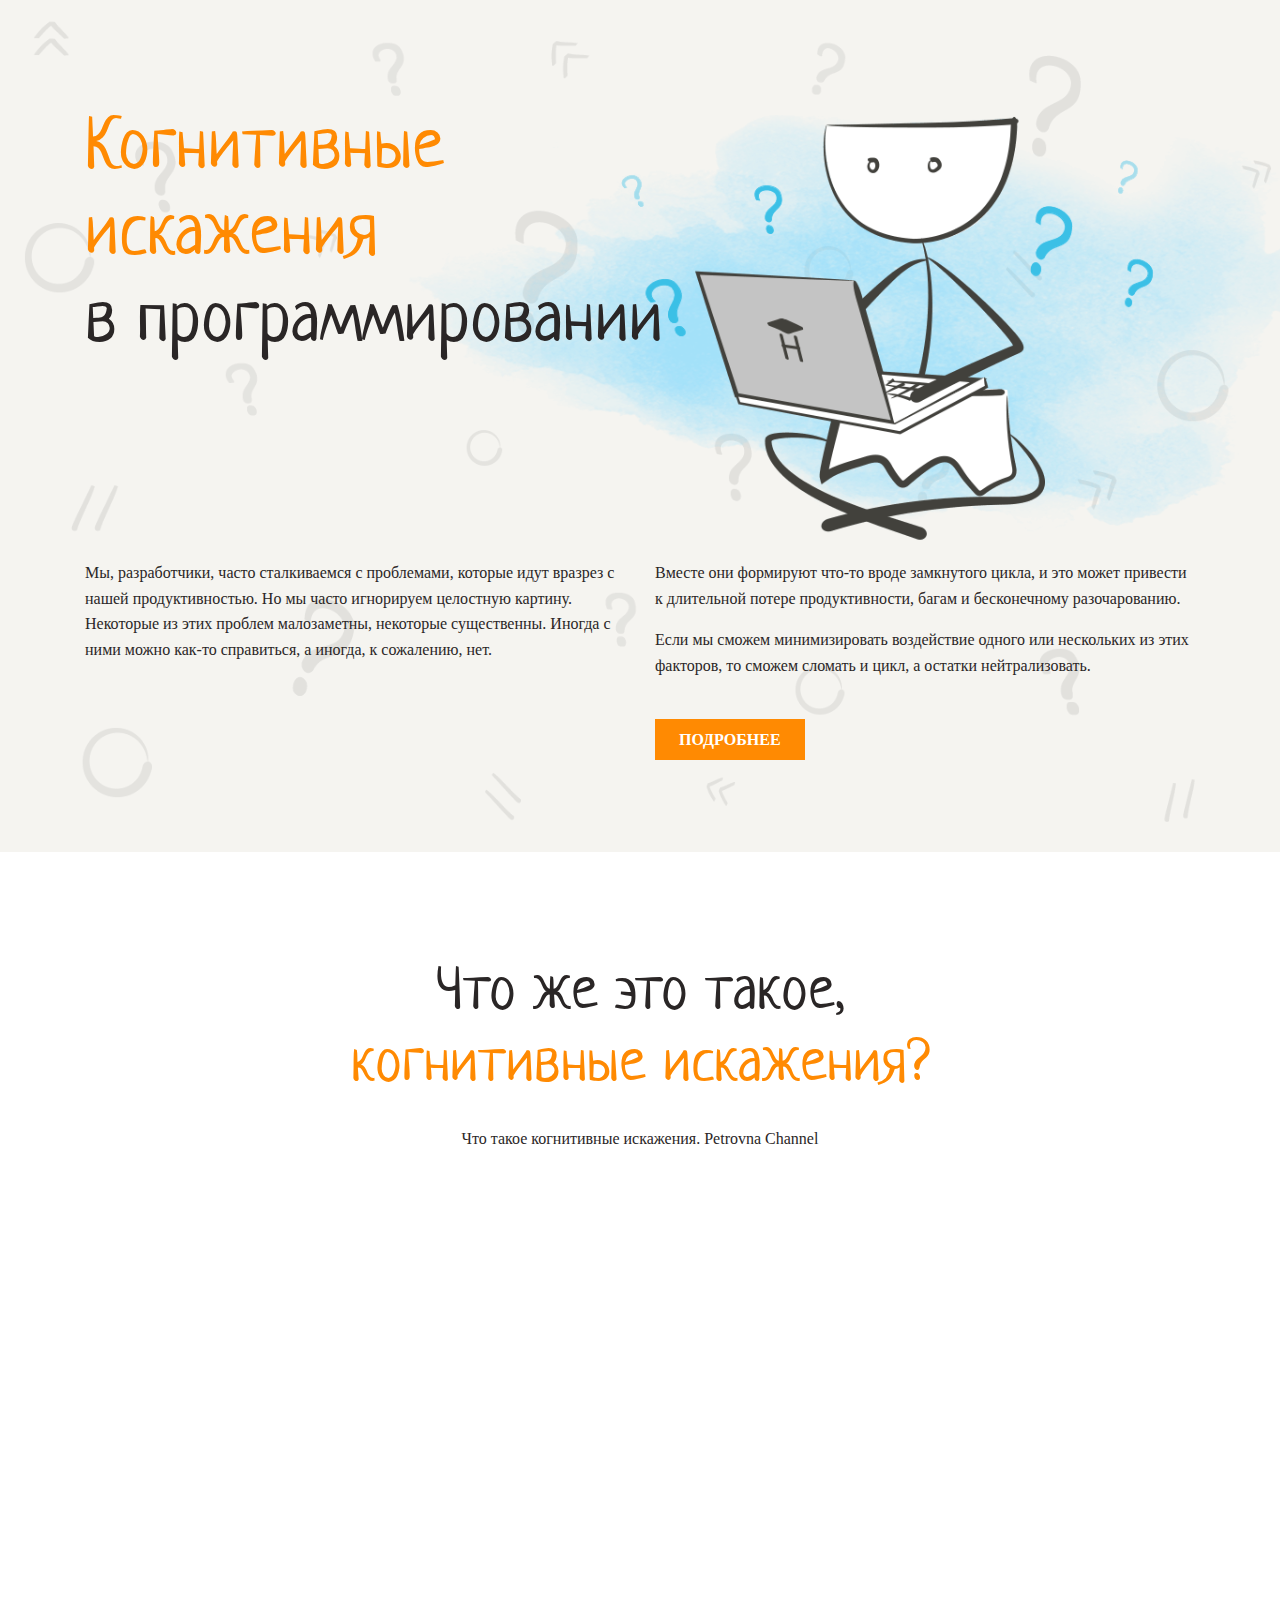
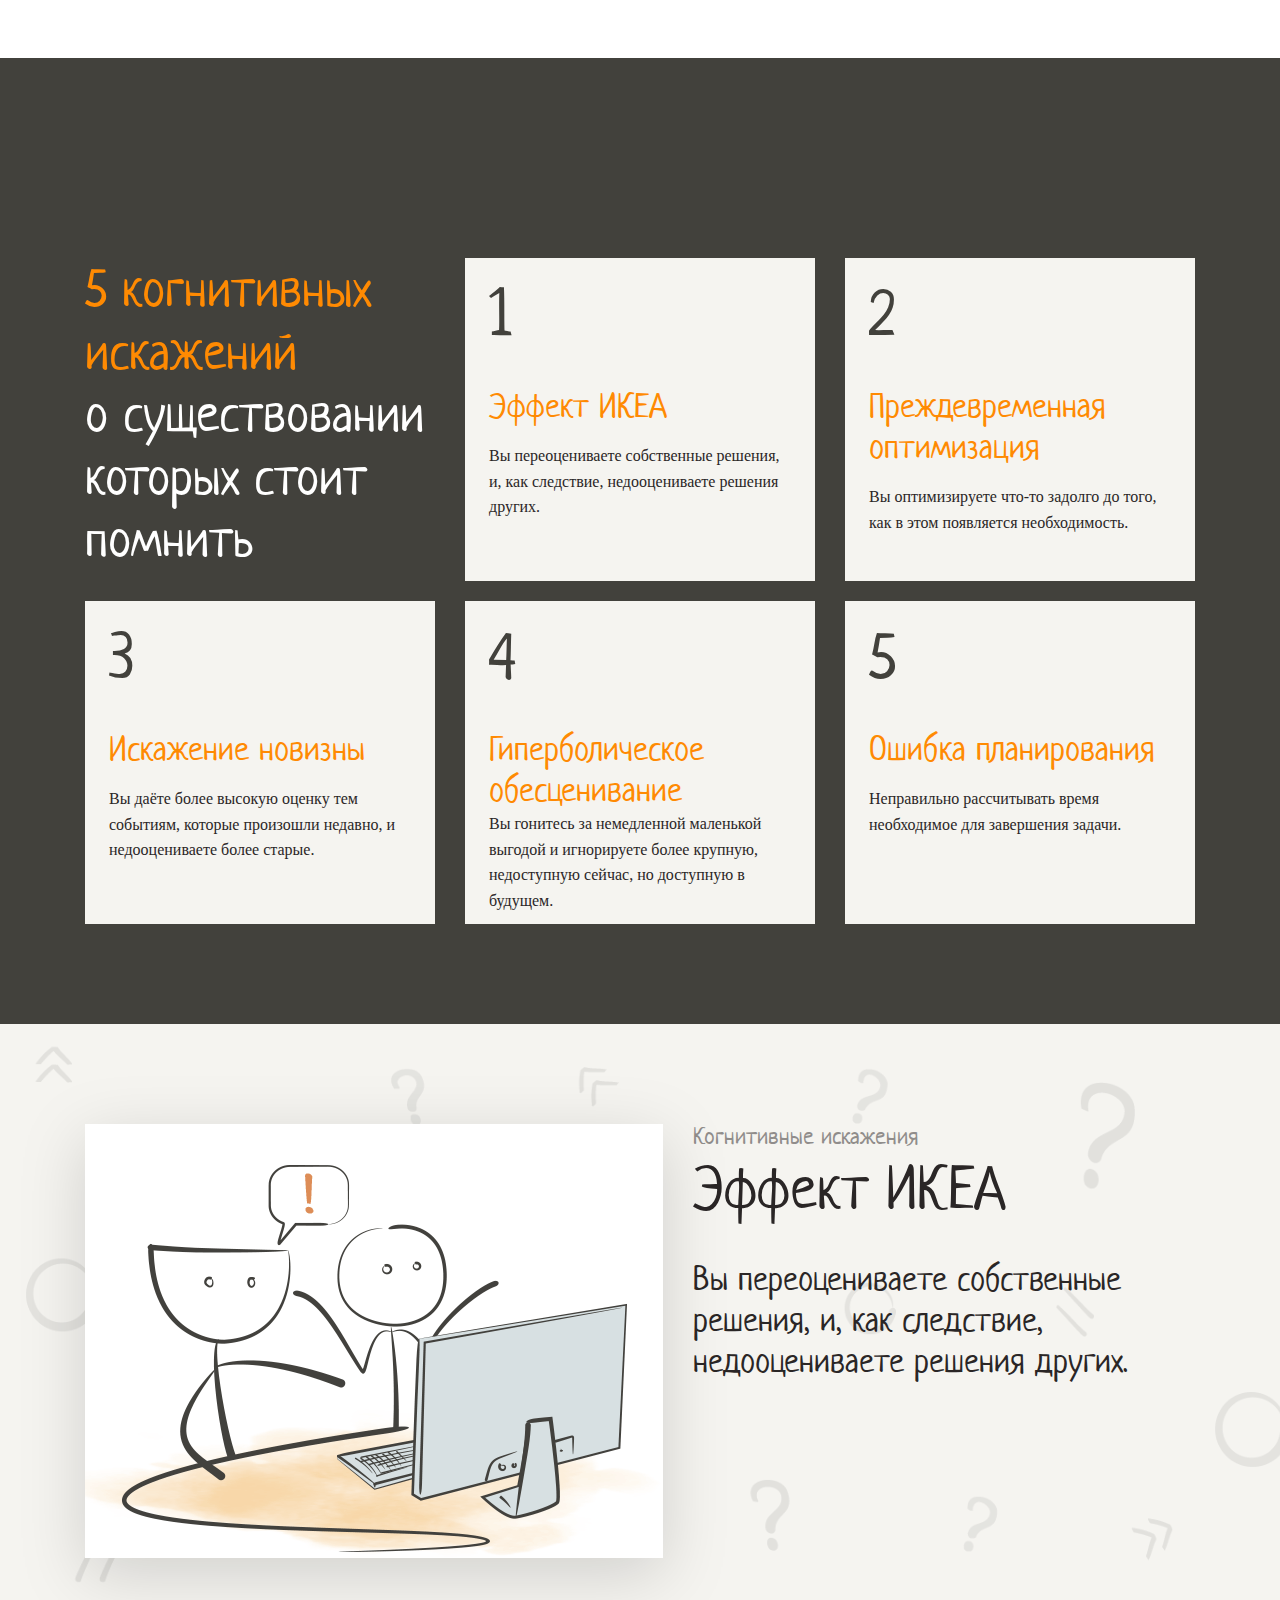
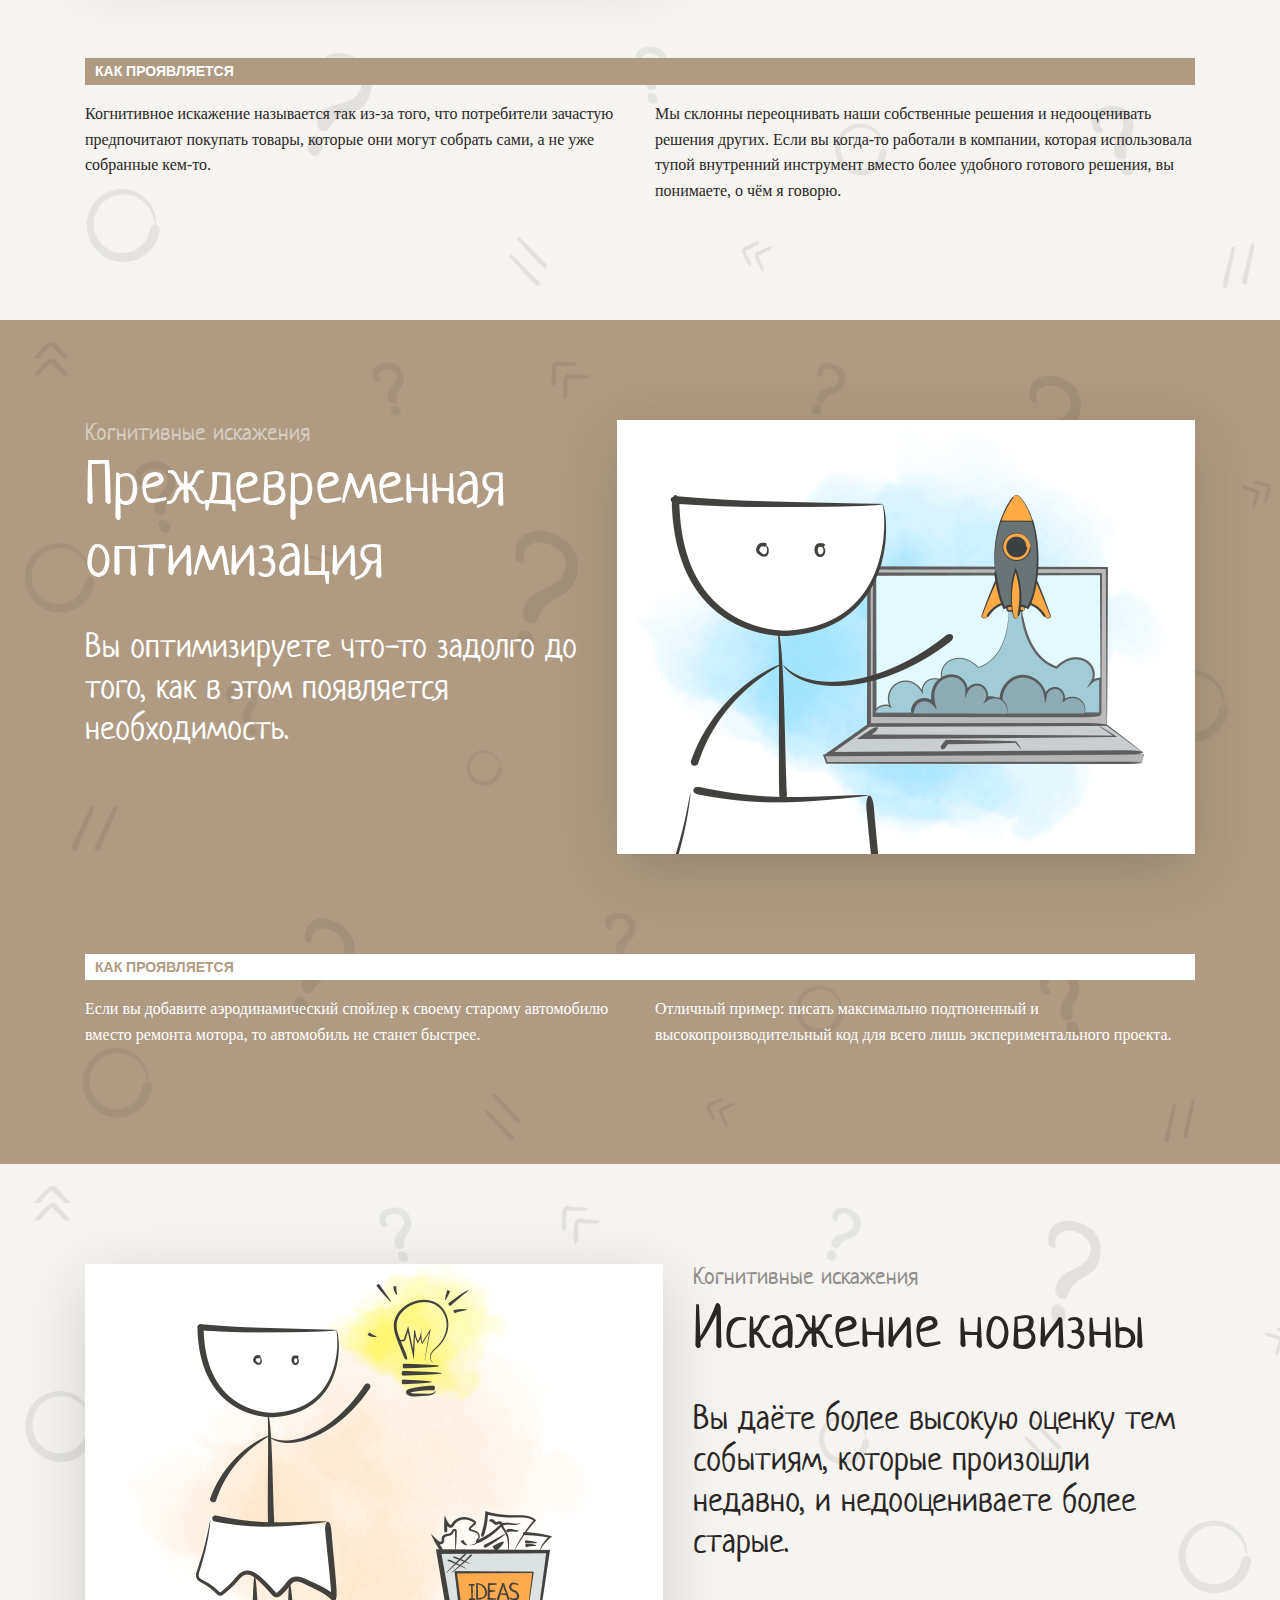
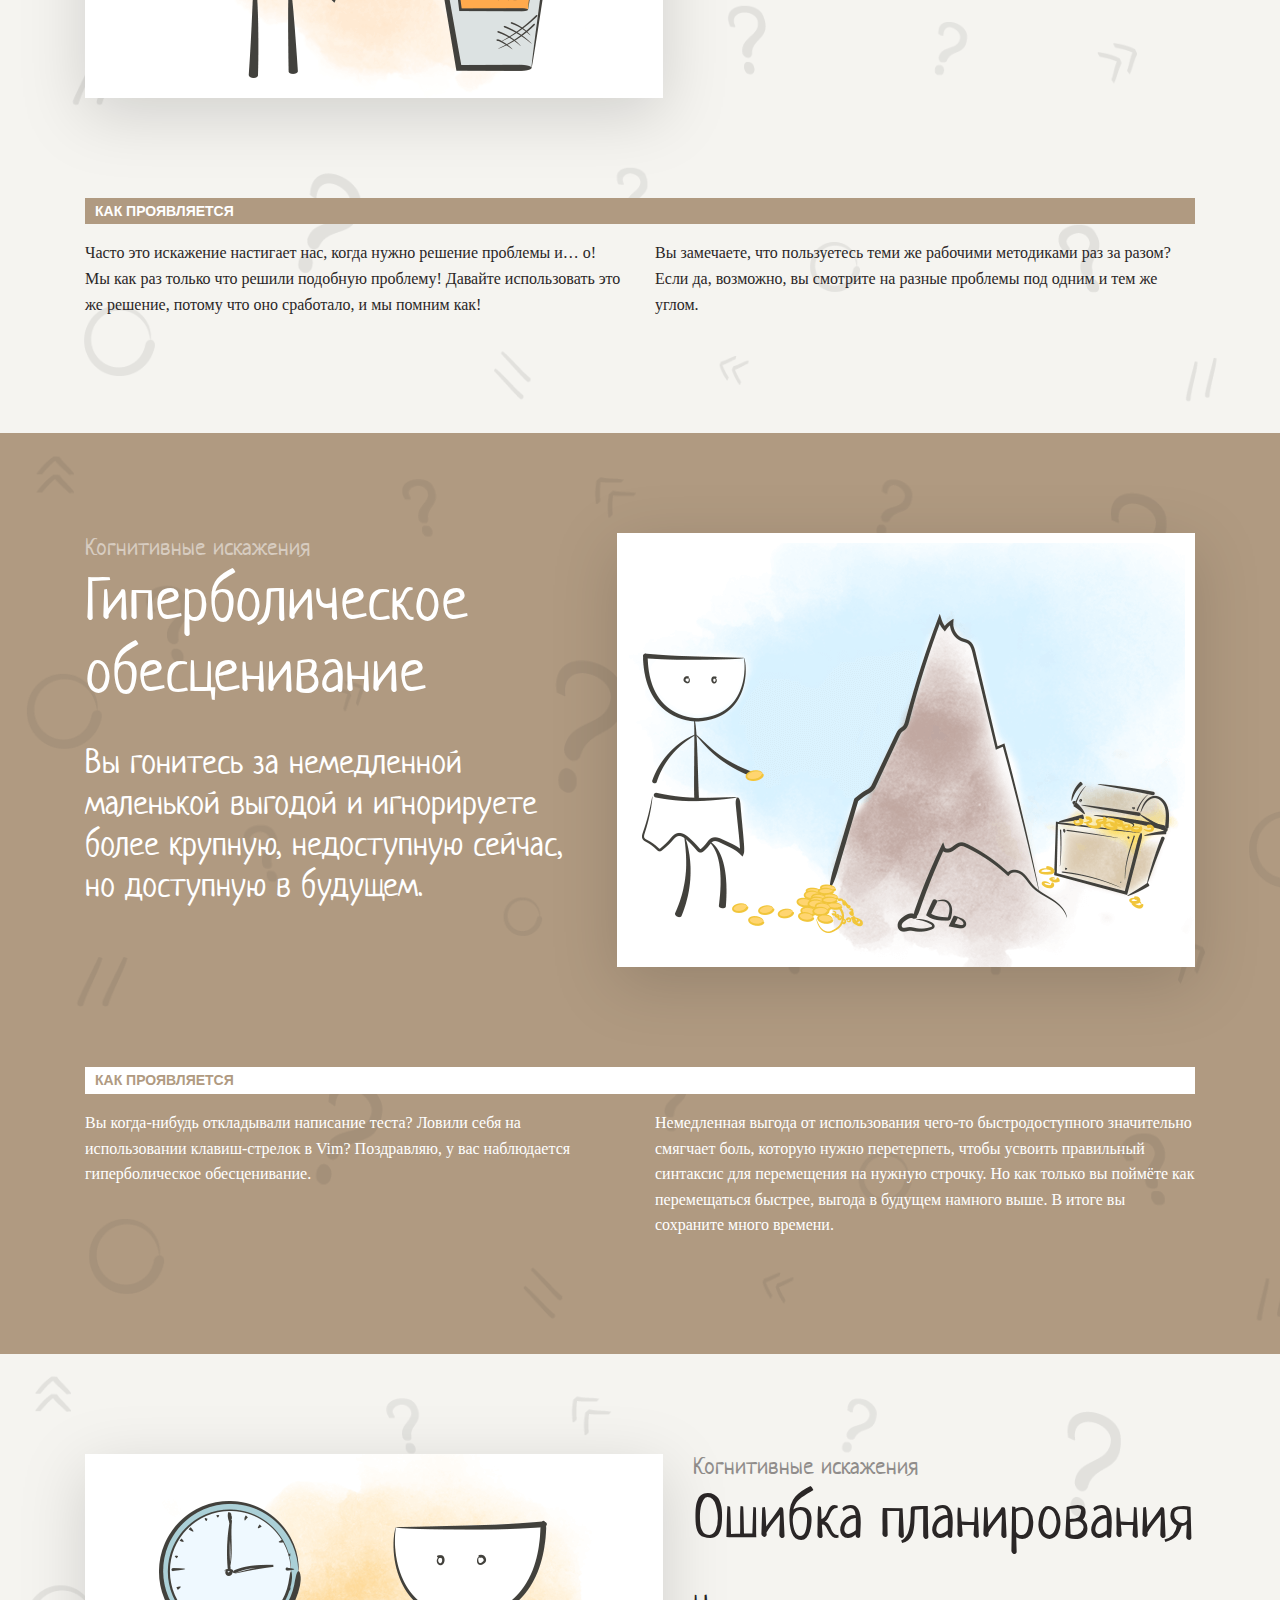
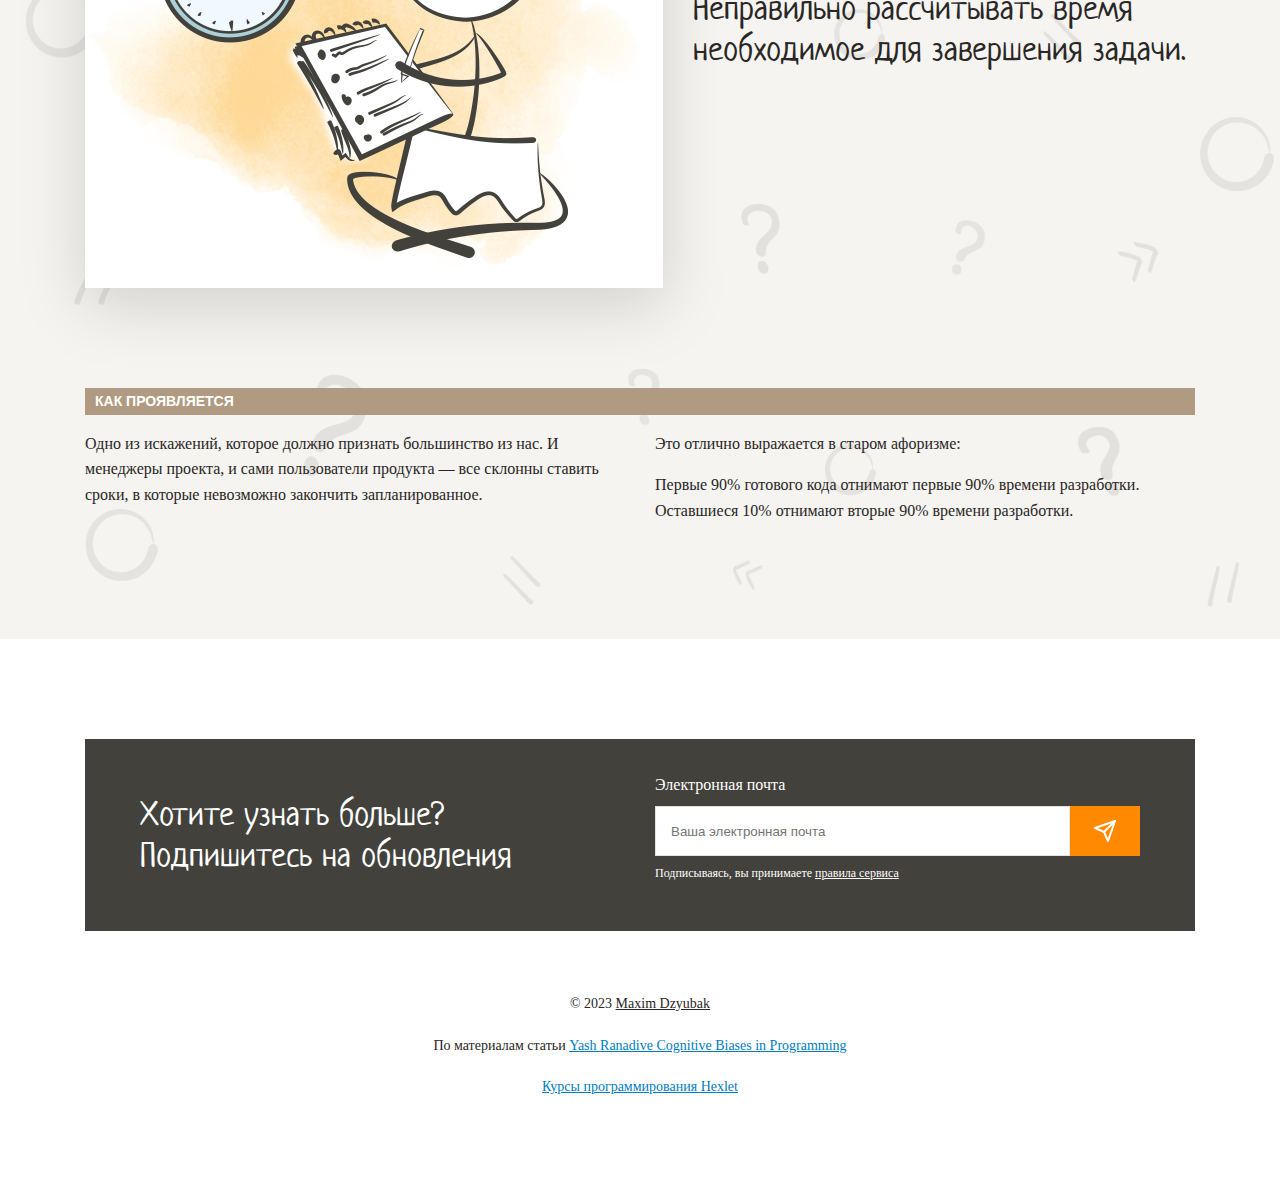
<file: projects/hexlet-layout-designer-project-lvl-1/index.html>
<!DOCTYPE html>
<html lang="ru">

<head>
	<meta charset="UTF-8">
	<meta http-equiv="X-UA-Compatible" content="IE=edge">
	<meta name="viewport" content="width=device-width, initial-scale=1.0">
	<link rel="stylesheet" href="styles/style.css">
	<title>Layout-designer-project-58-maxdzyubak</title>
</head>

<body>

	<header class="bg-before d-flex jc-center">
		<div class="header-container">
			<h1 class="mb-185px">
				Когнитивные
				<br>искажения<br>
				<span class="color-dark">
					в программировании
				</span>
			</h1>
			<img src="images/main.png" alt="Логотип Hexlet" class="header-img">
			<div class="row">
				<div class="column">
					<p>Мы, разработчики, часто сталкиваемся с проблемами,
						которые идут вразрез с нашей продуктивностью. Но мы часто игнорируем
						целостную картину. Некоторые из этих проблем малозаметны,
						некоторые существенны. Иногда с ними можно как-то справиться,
						а иногда, к сожалению, нет.
					</p>
				</div>
				<div class="column">
					<p>
						Вместе они формируют что-то вроде замкнутого цикла, и это может привести к длительной потере продуктивности,
						багам и бесконечному разочарованию.
					</p>
					<p class="pb-35px">
						Если мы сможем минимизировать воздействие одного или нескольких из этих факторов, то сможем сломать и цикл,
						а остатки нейтрализовать.
					</p>

				</div>
			</div>
			<div class="row">
				<div class="column"></div>
				<div class="column">
					<a href="#navigation" class="btn btn-header">
						Подробнee
					</a>
				</div>
			</div>

		</div>

	</header>
	<main>
		<section class="bg-color-white">
			<div class="container ta-center">
				<h2 class="mb-30">
					<span class="color-dark">
						Что же это такое,
					</span>
					<br>
					<span class="color-primary">когнитивные искажения?
					</span>
				</h2>
				<p data-mb-30px-mt-0>Что такое когнитивные искажения. Petrovna Channel
				</p>
				<iframe class="video" width="919" height="569" src="https://www.youtube.com/embed/jie9AizBqss" style="border: 0"
					allowfullscreen>
				</iframe>
			</div>
		</section>

		<div id="navigation" class="bg-color-primary-dark">
			<nav class="container pt-200px">
				<ul class="row row-gap20px flex-wrap">
					<li class="nav-item list-st-none">
						<h2 class="fz-52px">
							5 когнитивных искажений
							<br>
							<span class="color-white">
								о существовании которых стоит помнить
							</span>
						</h2>
					</li>
					<li class="nav-item list-st-none">
						<a href="#ikea-effect" class="nav-item-link text-decoration-none">
							<p class="nav-number color-primary-dark">
								1
							</p>
							<h3 class="mb-16px">
								Эффект ИКЕА
							</h3>
							<p>Вы переоцениваете собственные решения, и, как следствие,
								недооцениваете решения других.
							</p>
						</a>
					</li>
					<li class="nav-item list-st-none">
						<a href="#premature-optimization" class="nav-item-link text-decoration-none">
							<p class="nav-number color-primary-dark">
								2
							</p>
							<h3 class="mb-16px">
								Преждевременная оптимизация
							</h3>
							<p>Вы оптимизируете что-то задолго до того,
								как в этом появляется необходимость.
							</p>
						</a>
					</li>
					<li class="nav-item list-st-none">
						<a href="#distortion-of-novelty" class="nav-item-link text-decoration-none">
							<p class="nav-number color-primary-dark">
								3
							</p>
							<h3 class="mb-16px">
								Искажение новизны
							</h3>
							<p>Вы даёте более высокую оценку тем событиям, которые
								произошли недавно, и недооцениваете более старые.
							</p>
						</a>
					</li>
					<li class="nav-item list-st-none">
						<a href="#hyperbolic-depreciation" class="nav-item-link text-decoration-none">
							<p class="nav-number color-primary-dark">
								4
							</p>
							<h3>
								Гиперболическое обесценивание
							</h3>
							<p>Вы гонитесь за немедленной маленькой выгодой
								и игнорируете более крупную, недоступную сейчас,
								но доступную в будущем.
							</p>
						</a>
					</li>
					<li class="nav-item list-st-none">
						<a href="#errors-in-planning" class="nav-item-link text-decoration-none">
							<p class="nav-number color-primary-dark">
								5
							</p>
							<h3 class="mb-16px">
								Ошибка планирования
							</h3>
							<p>Неправильно рассчитывать время необходимое
								для завершения задачи.
							</p>
						</a>
					</li>
				</ul>
			</nav>
		</div>
		<section id="ikea-effect" class="bg-before">
			<div class="container">
				<div class="row">
					<div class="column">
						<img src="images/1.png" alt="Эффект ИКЕА" class="mb-100px">
					</div>
					<div class="column font-neucha">
						<span class="fz-24px color-dark-50">Когнитивные искажения</span>
						<h2 class="color-dark">Эффект ИКЕА</h2>
						<p class="lh-41px fz-34px">Вы переоцениваете
							собственные решения, и, как следствие,
							недооцениваете решения других.
						</p>
					</div>
				</div>
				<h4 class="h4 color-white bg-color-brown">
					Как проявляется
				</h4>
				<div class="row">
					<div class="column">
						<p>
							Когнитивное искажение называется так из-за того,
							что потребители зачастую предпочитают покупать товары,
							которые они могут собрать сами, а не уже собранные кем-то.
						</p>
					</div>
					<div class="column">
						<p>
							Мы склонны переоцнивать наши собственные решения и недооценивать
							решения других. Если вы когда-то работали в компании, которая
							использовала тупой внутренний инструмент вместо более удобного
							готового решения, вы понимаете, о чём я говорю.
						</p>
					</div>
				</div>
			</div>
		</section>

		<section id="premature-optimization" class="bg-before color-white bg-color-brown">
			<div class="container">
				<div class="row">
					<div class="column font-neucha">
						<span class="fz-24px color-white-50">
							Когнитивные искажения
						</span>
						<h2 class="color-white">Преждевременная оптимизация</h2>
						<p class="lh-41px fz-34px">Вы оптимизируете что-то задолго до того, как в этом появляется необходимость.
						</p>
					</div>
					<div class="column">
						<img src="images/2.png" alt="Человек и ноутбук с взлетающей ракетой" class="mb-100px">
					</div>
				</div>
				<h4 class="h4 color-brown bg-color-white">
					Как проявляется
				</h4>
				<div class="row">
					<div class="column">
						<p>
							Если вы добавите аэродинамический спойлер к своему старому автомобилю вместо ремонта мотора, то автомобиль
							не станет быстрее.
						</p>
					</div>
					<div class="column">
						<p>
							Отличный пример: писать максимально подтюненный и высокопроизводительный код для всего лишь
							экспериментального проекта.
						</p>
					</div>
				</div>
			</div>
		</section>

		<section id="distortion-of-novelty" class="bg-before">
			<div class="container">
				<div class="row">
					<div class="column">
						<img src="images/3.png" alt="Человек, лампочка и мусорная корзина" class="mb-100px">
					</div>
					<div class="column font-neucha">
						<span class="fz-24px color-dark-50">Когнитивные искажения
						</span>
						<h2 class="color-dark">Искажение новизны</h2>
						<p class="lh-41px fz-34px">Вы даёте более высокую оценку тем событиям, которые произошли недавно, и
							недооцениваете более старые.
						</p>
					</div>
				</div>
				<h4 class="h4 color-white bg-color-brown">
					Как проявляется
				</h4>
				<div class="row">
					<div class="column">
						<p>
							Часто это искажение настигает нас, когда нужно решение проблемы и… о! Мы как раз только что решили
							подобную проблему! Давайте использовать это же решение, потому что оно сработало, и мы помним как!
						</p>
					</div>
					<div class="column">
						<p>
							Вы замечаете, что пользуетесь теми же рабочими методиками раз за разом? Если да, возможно, вы смотрите на
							разные проблемы под одним и тем же углом.
						</p>
					</div>
				</div>
			</div>
		</section>

		<section id="hyperbolic-depreciation" class="bg-before color-white bg-color-brown">
			<div class="container">
				<div class="row">
					<div class="column font-neucha">
						<span class="lh-1-2em fz-24px color-white-50">
							Когнитивные искажения
						</span>
						<h2 class="color-white">Гиперболическое обесценивание</h2>
						<p class="lh-41px fz-34px"> Вы гонитесь за немедленной маленькой выгодой и игнорируете более крупную,
							недоступную сейчас, но доступную в будущем.
						</p>
					</div>
					<div class="column">
						<img src="images/4.png" alt="Человек. Гора. Сундук с золотом" class="mb-100px">
					</div>
				</div>
				<h4 class="h4 color-brown bg-color-white">
					Как проявляется
				</h4>
				<div class="row">
					<div class="column">
						<p>
							Вы когда-нибудь откладывали написание теста? Ловили себя на использовании клавиш-стрелок в Vim?
							Поздравляю, у вас наблюдается гиперболическое обесценивание.
						</p>
					</div>
					<div class="column">
						<p>
							Немедленная выгода от использования чего-то быстродоступного значительно смягчает боль, которую нужно
							перетерпеть, чтобы усвоить правильный синтаксис для перемещения на нужную строчку. Но как только вы
							поймёте как перемещаться быстрее, выгода в будущем намного выше. В итоге вы сохраните много времени.
						</p>
					</div>
				</div>
			</div>
		</section>

		<section id="errors-in-planning" class="bg-before">
			<div class="container">
				<div class="row">
					<div class="column">
						<img src="images/5.png" alt="Человек. Блокнот. Часы" class="mb-100px">
					</div>
					<div class="column font-neucha">
						<span class="fz-24px color-dark-50">
							Когнитивные искажения
						</span>
						<h2 class="color-dark">Ошибка планирования</h2>
						<p class="lh-41px fz-34px">Неправильно рассчитывать время необходимое для завершения задачи.
						</p>
					</div>
				</div>
				<h4 class="h4 color-white bg-color-brown">
					Как проявляется
				</h4>
				<div class="row">
					<div class="column">
						<p>
							Одно из искажений, которое должно признать большинство из нас. И менеджеры проекта, и сами пользователи
							продукта — все склонны ставить сроки, в которые невозможно закончить запланированное.
						</p>
					</div>
					<div class="column">
						<p>
							Это отлично выражается в старом афоризме:
						</p>
						<p>
							Первые 90% готового кода отнимают первые 90% времени разработки. Оставшиеся 10% отнимают вторые 90%
							времени разработки.
						</p>
					</div>
				</div>
			</div>
		</section>

	</main>

	<footer>

		<div class="container min-height">
			<div class="row color-white bg-color-primary-dark">
				<div class="column">
					<h3 class="p-55px color-white">
						Хотите узнать больше?
						<br>
						Подпишитесь на обновления
					</h3>
				</div>
				<div class="column d-flex fd-column jc-center">
					<form action="#" class="mt-38px">
						<label for="name" class="label">Электронная почта</label>
						<input id="name" class="input-footer" type="text" placeholder="Ваша электронная почта">
						<button class="btn btn-send"></button>
					</form>
					<p class="mt-5px fz-12px">
						Подписываясь, вы принимаете
						<a href="#" class="fz-12px link-privacy-policy">
							правила сервиса
						</a>
					</p>
				</div>
			</div>
			<div class="d-block ta-center mt-60px fz-14px">
				<p class="mb-16px">
					© 2023
					<a href="https://github.com/maxdzyubak">
						Maxim Dzyubak
					</a>
				</p>
				<p class="mb-16px">
					По материалам статьи
					<a href="https://medium.com/hackernoon/cognitive-biases-in-programming-5e937707c27b" class="color-blue-2">
						Yash Ranadive Cognitive Biases in Programming
					</a>
				</p>
				<a href="https://hexlet.io" class="color-blue-2">
					Курсы программирования Hexlet
				</a>
			</div>
		</div>

	</footer>

</body>

</html>
</file>
<file: hexlet-html-css-challenge-instagram/styles/app.css>
/*
* Prefixed by https://autoprefixer.github.io
* PostCSS: v8.4.14,
* Autoprefixer: v10.4.7
* Browsers: last 4 version
*/

@font-face {
  font-weight: normal;
  font-family: Roboto;
  src: url("../assets/fonts/Roboto-Regular.ttf");
}

@font-face {
  font-weight: 500;
  font-family: Roboto;
  src: url("../assets/fonts/Roboto-Medium.ttf");
}

@font-face {
  font-weight: 700;
  font-family: Roboto;
  src: url("../assets/fonts/Roboto-Bold.ttf");
}

@font-face {
  font-weight: 400;
  font-family: "Grand Hotel";
  src: url("../assets/fonts/GrandHotel-Regular.ttf");
}

body {
  display: -webkit-box;
  display: -ms-flexbox;
  display: flex;
  -webkit-box-align: center;
      -ms-flex-align: center;
          align-items: center;
  -webkit-box-pack: center;
      -ms-flex-pack: center;
          justify-content: center;
  min-height: 100vh;
  margin: 0;

  font-family: Roboto, sans-serif;
}

h1 {
  /* BEGIN (write your solution here) */
  margin: 0;
  text-align: center;
  font-weight: normal;
  font-size: 32px;
  font-family: "Grand Hotel", cursive;

  /* END */
}

img {
  max-width: 100%;
  height: auto;

  vertical-align: middle;
}

button {
  font-family: inherit;
}

.mobile {
  width: 375px;

  color: #262626;

  background: #fff;

  -webkit-box-shadow: 0 10px 20px rgb(0 0 0 / 19%), 0 6px 6px rgb(0 0 0 / 23%);

          box-shadow: 0 10px 20px rgb(0 0 0 / 19%), 0 6px 6px rgb(0 0 0 / 23%);
}

.mobile-header {
  display: -webkit-box;
  display: -ms-flexbox;
  display: flex;
  -webkit-box-align: center;
      -ms-flex-align: center;
          align-items: center;
  padding: 10px 20px;

  background: #f5f5f5;
}

.mobile-time {
  font-weight: bold;
  font-size: 13px;
}

.icon {
  display: inline-block;
  width: 25px;
  height: 25px;
  padding: 0;

  background-color: unset;
  background-repeat: no-repeat;
  background-position: center;
  background-size: contain;
  border: none;

  cursor: pointer;
}

.icon-signal {
  background-image: url("../assets/icons/signal.svg");
}

.icon-connection {
  background-image: url("../assets/icons/wifi.svg");
}

.icon-battery {
  background-image: url("../assets/icons/battery.svg");
}

.icon-camera {
  background-image: url("../assets/icons/camera.svg");
}

.icon-igtv {
  background-image: url("../assets/icons/igtv.svg");
}

.icon-messanger {
  background-image: url("../assets/icons/messanger.svg");
}

.icon-more {
  background-image: url("../assets/icons/more.svg");
}

.icon-save {
  background-image: url("../assets/icons/save.svg");
}

.icon-like {
  background-image: url("../assets/icons/like.svg");
}

.icon-comment {
  background-image: url("../assets/icons/comment.svg");
}

.icon-home {
  background-image: url("../assets/icons/home.svg");
}

.icon-search {
  background-image: url("../assets/icons/search.svg");
}

.icon-add {
  background-image: url("../assets/icons/add.svg");
}

/* BEGIN (write your solution here) */

.mt-5 {
  margin-top: 5px;
}

.p-5 {
  padding: 5px;
}

.mr-20 {
  margin-right: 20px;
}

.mb-20 {
  margin-bottom: 20px;
}

.ta-center {
  text-align: center;
}

.ta-right {
  text-align: right;
}

.col-end {
  grid-column: -1;
}

.col-1 {
  -ms-grid-column-span: 1;
  grid-column: span 1;
}

.col-2 {
  -ms-grid-column-span: 2;
  grid-column: span 2;
}

[data-section="header"] {
  display: -ms-grid;
  display: grid;
  -ms-grid-columns: (1fr)[4];
  grid-template-columns: repeat(4, 1fr);
  -webkit-box-align: center;
      -ms-flex-align: center;
          align-items: center;
  padding: 20px 15px;
  background-color: #fafafa;
}

[data-section="stories"] {
  display: -webkit-box;
  display: -ms-flexbox;
  display: flex;
  padding: 10px;
}

.stories-item {
  display: block;
  width: 65px;
  height: 65px;
  background-color: white;
  border-style: solid;
  border-color: #e0e0e0;
  cursor: pointer;
}

.stories-text {
  display: block;
  width: 65px;
  font-size: 12px;
  font-weight: 500;
  -o-text-overflow: ellipsis;
     text-overflow: ellipsis;
  white-space: nowrap;
  overflow: hidden;
}

[data-section="post"] {
  font-size: 13px;
}

.user {
  display: -webkit-box;
  display: -ms-flexbox;
  display: flex;
  -webkit-box-pack: justify;
      -ms-flex-pack: justify;
          justify-content: space-between;
  -webkit-box-align: center;
      -ms-flex-align: center;
          align-items: center;
  padding: 15px 10px;
}

.post-text {
  display: -webkit-box;
  display: -ms-flexbox;
  display: flex;
  -webkit-box-orient: vertical;
  -webkit-box-direction: normal;
      -ms-flex-direction: column;
          flex-direction: column;
}

.post-item {
  display: -webkit-box;
  display: -ms-flexbox;
  display: flex;
  -webkit-box-align: center;
      -ms-flex-align: center;
          align-items: center;
}

.post-item img {
  width: 35px;
  margin-right: 10px;
  border: 1px solid #e0e0e0;
}

.post-footer {
  font-size: 13px;
  border-bottom: 1px solid #c6c6c8;
  padding: 20px 15px;
}

.post-footer-icons {
  display: -ms-grid;
  display: grid;
  -ms-grid-columns: (1fr)[8];
  grid-template-columns: repeat(8, 1fr);
}

[data-section="footer"] {
  display: -webkit-box;
  display: -ms-flexbox;
  display: flex;
  -webkit-box-pack: justify;
      -ms-flex-pack: justify;
          justify-content: space-between;
  background-color: #fafafa;
  padding: 20px;
}

.avatar {
  background-image: url("../assets/images/avatar_5.jpg");
}

/* END */

.bold {
  font-weight: bold;
}

.border-bottom {
  border-bottom: 1px solid #c6c6c8;
}

.border-top {
  border-top: 1px solid #c6c6c8;
}

.rounded {
  border-radius: 50%;
}

.mr-5 {
  margin-right: 5px;
}

.mr-15 {
  margin-right: 15px;
}

.ml-auto {
  margin-left: auto;
}

.w-15 {
  width: 15px;
}

.justify-end {
  -ms-grid-column-align: end;
      justify-self: end;
}

.grid-column-end {
  grid-column: -1;
}

.sr-only {
  position: absolute;

  width: 1px;
  height: 1px;
  margin: -1px;
  padding: 0;
  overflow: hidden;

  white-space: nowrap;

  border: 0;

  clip: rect(0, 0, 0, 0);
}
</file>
<file: hexlet-layout-designer-project-lvl-1/styles/style.css>
@font-face {
  font-weight: 400;
  font-family: Neucha;
  src: url("../fonts/Neucha/Neucha.ttf");
}

@font-face {
  font-weight: 400;
  font-family: OpenSans;
  src: url("../fonts/Open_Sans/OpenSans-Regular.ttf");
}

@font-face {
  font-weight: 700;
  font-family: OpenSans;
  src: url("../fonts/Open_Sans/OpenSans-Bold.ttf");
}

:root {
  --color-white: #ffff;
  --color-light: #f5f4f0;
  --color-primary: #ff8a02;
  --color-primary-dark: #42413c;
  --color-dark: #2a2626;
  --color-dark-50: #908d8b;
  --color-brown: #b09a81;
  --color-white-50: #d7ccc0;
  --color-blue: #1085c5;
  --color-blue-2: #007dc1;
  --color-hover: #ea7600;
}

html {
  font-size: 16px;
  font-family: "Open Sans", serif;
  line-height: 1.6em;
}

body {
  margin: 0;
  color: var(--color-dark);
  overflow-x: hidden;
}

h1,
h2,
h3,
h4,
h5,
h6 {
  margin: 0;
  line-height: 1.2em;
  font-weight: 400;
  font-family: Neucha, cursive;
  color: var(--color-primary);
}

h1 {
  font-size: 72px;
  z-index: 333;
}

h2 {
  font-size: 60px;
}

h3 {
  font-size: 34px;
}

header,
section {
  position: relative;
  background-color: var(--color-light);
}

a {
  color: inherit;
}

img {
  vertical-align: middle;
  filter: drop-shadow(0 16px 32px rgba(0 0 0 / 15%));
}

header img {
  filter: none;
}

nav ul > li:first-child {
  color: var(--color-white);
  background-color: var(--color-primary-dark);
  padding-top: 0;
}

nav ul > li:first-child:hover {
  color: var(--color-white);
  background-color: var(--color-primary-dark);
  cursor: default;
}

nav ul {
  margin: 0;
  padding: 0;
}

.bg-before::before {
  position: absolute;
  top: 0;
  left: 0;
  width: 100%;
  height: 100%;
  opacity: 0.1;
  background-image: url("../images/background.png");
  background-repeat: no-repeat;
  background-size: cover;
  content: "";
}

.header-container {
  position: relative;
  display: flex;
  flex-direction: column;
  max-width: 1110px;
  padding-top: 100px;
  padding-bottom: 100px;
}

.header-img {
  position: absolute;
  top: 55px;
  right: -270px;
  height: 525px;
}

.container {
  position: relative;
  max-width: 1110px;
  margin-right: auto;
  margin-left: auto;
  padding-top: 100px;
  padding-bottom: 100px;
}

.row {
  display: flex;
  column-gap: 30px;
}

.column {
  flex-basis: 50%;
}

.column-nav {
  flex-basis: 33.3%;
}

.d-block {
  display: block;
}

.d-flex {
  display: flex;
}

.fd-column {
  flex-direction: column;
}

.jc-center {
  justify-content: center;
}

.flex-wrap {
  flex-wrap: wrap;
}

.row-gap20px {
  row-gap: 20px;
}

.min-height {
  min-height: 0;
}

.list-st-none {
  list-style-type: none;
}

.h4 {
  padding: 5px;
  padding-left: 10px;
  font-size: 14px;
  font-weight: bold;
  font-family: "Open Sans", sans-serif;
  text-transform: uppercase;
}

.pt-200px {
  padding-top: 200px;
}

.p-55px {
  padding: 55px;
}

.ta-center {
  text-align: center;
}

.mt-0 {
  margin-top: 0;
}

.mt-5px {
  margin-top: 5px;
}

.mt-60px {
  margin-top: 60px;
}

.mt-100 {
  margin-top: 100px;
}

.mt-211px {
  margin-top: 211px;
}

.mb-8px {
  margin-bottom: 8px;
}

.mb-16px {
  margin-bottom: 16px;
}

.mb-20px {
  margin-bottom: 20px;
}

.mb-30 {
  margin-bottom: 30px;
}

.mb-33 {
  margin-bottom: 33px;
}

.mb-40 {
  margin-bottom: 40px;
}

.pb-35px {
  padding-bottom: 32px;
}

.mb-100px {
  margin-bottom: 100px;
}

.mb-185px {
  margin-bottom: 185px;
}

.lh-1-2em {
  line-height: 1.2em;
}

.lh-24px {
  line-height: 24px;
}

.lh-41px {
  line-height: 41px;
}

.font-neucha {
  font-family: Neucha, cursive;
}

.fz-12px {
  font-size: 12px;
}

.fz-14px {
  font-size: 14px;
}

.fz-24px {
  font-size: 24px;
}

.fz-34px {
  font-size: 34px;
}

.fz-52px {
  font-size: 52px;
}

.color-primary {
  color: var(--color-primary);
}

.color-white {
  color: var(--color-white);
}

.color-white-50 {
  color: var(--color-white-50);
}

.color-dark {
  color: var(--color-dark);
}

.color-dark-50 {
  color: var(--color-dark-50);
}

.color-primary-dark {
  color: var(--color-primary-dark);
}

.color-brown {
  color: var(--color-brown);
}

.color-blue-2 {
  color: var(--color-blue-2);
}

.bg-color-primary-dark {
  background-color: var(--color-primary-dark);
}

.bg-color-primary {
  background-color: var(--color-primary);
}

.bg-color-brown {
  background-color: var(--color-brown);
}

.bg-color-white {
  background-color: var(--color-white);
}

.btn-header {
  padding: 12px 24px;
}

.btn {
  font-weight: bold;
  background-color: var(--color-primary);
  color: var(--color-white);
  text-transform: uppercase;
  text-decoration: none;
  cursor: pointer;
}

.btn:hover {
  background-color: var(--color-hover);
}

.video {
  filter: drop-shadow(0 16px 32px rgba(0 0 0 / 15%));
  position: relative;
  z-index: 777;
  margin-bottom: -200px;
}

p[data-mb-30px-mt-0] {
  margin-top: 0;
  margin-bottom: 30px;
}

.nav-container {
  display: inline-flex;
  flex-wrap: wrap;
  justify-content: space-between;
}

.nav-item {
  max-width: 350px;
  height: 323px;
  background-color: var(--color-light);
  cursor: pointer;
}

.nav-item:hover {
  color: var(--color-white);
  background-color: var(--color-primary);
}

.nav-item h2 {
  margin: 0;
}

.nav-item p {
  margin: 0;
}

.nav-item-link {
  display: block;
  height: 275px;
  padding: 24px;
}

.nav-number {
  font-size: 64px;
  font-family: Neucha, cursive;
  line-height: 1;
}

nav .nav-number {
  margin-bottom: 40px;
}

.nav-item:hover .nav-number,
.nav-item:hover,
.nav-item:hover h3 {
  color: var(--color-white);
}

.text-decoration-none {
  text-decoration: none;
}

.input-footer {
  width: 73.3%;
  height: 18px;
  padding-top: 15px;
  padding-bottom: 15px;
  padding-left: 15px;
  border: 1px solid #e3e3e3;
}

.label {
  display: block;
  margin-bottom: 9px;
}

.btn-send {
  position: relative;
  float: right;
  height: 50px;
  width: 70px;
  margin-right: 55px;
  color: var(--color-white);
  background-color: var(--color-primary);
  border: 1px;
}

.btn-send::before {
  position: absolute;
  top: 0;
  right: 0;
  bottom: 0;
  left: 0;
  width: 24px;
  height: 24px;
  margin: auto;
  background-image: url("../images/send.svg");
  background-repeat: no-repeat;
  content: "";
}
</file>
<file: layout-designer-project/styles/style.css>
:root {
  --color-white: #ffff;
  --color-light: #f5f4f0;
  --color-primary: #ff8a02;
  --color-primary-dark: #42413c;
  --color-dark: #2a2626;
  --color-dark-50: #908d8b;
  --color-brown: #b09a81;
  --color-white-50: #d7ccc0;
  --color-blue: #1085c5;
  --color-blue-2: #007dc1;
  --color-hover: #ea7600;
}

html {
  font-size: 16px;
  font-family: "Open Sans", serif;
  line-height: 1.6em;
}

body {
  margin: 0;
  color: var(--color-dark);
}

h1,
h2,
h3,
h4,
h5,
h6 {
  margin: 0;
  line-height: 1.2em;
  font-weight: 400;
  font-family: Neucha, cursive;
  color: var(--color-primary);
}

h1 {
  font-size: 72px;
  z-index: 333;
}

h2 {
  font-size: 60px;
}

h3 {
  font-size: 34px;
}

header,
section {
  position: relative;
}

a {
  color: inherit;
}

img {
  vertical-align: middle;
  filter: drop-shadow(0 16px 32px rgba(0 0 0 / 15%));
}

nav ul > li:first-child {
  color: var(--color-white);
  background-color: var(--color-primary-dark);
  padding-top: 0;
}

nav ul > li:first-child:hover {
  color: var(--color-white);
  background-color: var(--color-primary-dark);
  cursor: default;
}

nav ul {
  margin: 0;
  padding: 0;
}

.bg-before::before {
  position: absolute;
  top: 0;
  left: 0;
  width: 100%;
  height: 100%;
  opacity: 0.1;
  background-image: url("../images/background.png");
  background-color: var(--color-light);
  background-repeat: no-repeat;
  background-size: cover;
  content: "";
}

.header-container {
  position: relative;
  display: flex;
  flex-direction: column;
  max-width: 1110px;
  padding-top: 100px;
  padding-bottom: 100px;
}

.header-img {
  position: absolute;
  top: 55px;
  right: -270px;
  height: 525px;
}

.container {
  position: relative;
  max-width: 1110px;
  margin-right: auto;
  margin-left: auto;
  padding-top: 100px;
  padding-bottom: 100px;
}

.row {
  display: flex;
  column-gap: 30px;
}

.column {
  flex-basis: 50%;
}

.column-nav {
  flex-basis: 33.3%;
}

.d-block {
  display: block;
}

.d-flex {
  display: flex;
}

.fd-column {
  flex-direction: column;
}

.jc-center {
  justify-content: center;
}

.flex-wrap {
  flex-wrap: wrap;
}

.row-gap20px {
  row-gap: 20px;
}

.min-height {
  min-height: 0;
}

.list-st-none {
  list-style-type: none;
}

.h4 {
  padding: 5px;
  padding-left: 10px;
  font-size: 14px;
  font-weight: bold;
  font-family: "Open Sans", sans-serif;
  text-transform: uppercase;
}

.pt-200px {
  padding-top: 200px;
}

.p-55px {
  padding: 55px;
}

.ta-center {
  text-align: center;
}

.mt-0 {
  margin-top: 0;
}

.mt-5px {
  margin-top: 5px;
}

.mt-60px {
  margin-top: 60px;
}

.mt-100 {
  margin-top: 100px;
}

.mt-211px {
  margin-top: 211px;
}

.mb-8px {
  margin-bottom: 8px;
}

.mb-16px {
  margin-bottom: 16px;
}

.mb-20px {
  margin-bottom: 20px;
}

.mb-30 {
  margin-bottom: 30px;
}

.mb-33 {
  margin-bottom: 33px;
}

.mb-40 {
  margin-bottom: 40px;
}

.pb-35px {
  padding-bottom: 35px;
}

.mb-100px {
  margin-bottom: 100px;
}

.mb-185px {
  margin-bottom: 185px;
}

.lh-1-2em {
  line-height: 1.2em;
}

.lh-24px {
  line-height: 24px;
}

.lh-41px {
  line-height: 41px;
}

.font-neucha {
  font-family: Neucha, cursive;
}

.fz-12px {
  font-size: 12px;
}

.fz-14px {
  font-size: 14px;
}

.fz-24px {
  font-size: 24px;
}

.fz-34px {
  font-size: 34px;
}

.fz-52px {
  font-size: 52px;
}

.color-primary {
  color: var(--color-primary);
}

.color-white {
  color: var(--color-white);
}

.color-white-50 {
  color: var(--color-white-50);
}

.color-dark {
  color: var(--color-dark);
}

.color-dark-50 {
  color: var(--color-dark-50);
}

.color-primary-dark {
  color: var(--color-primary-dark);
}

.color-brown {
  color: var(--color-brown);
}

.color-blue-2 {
  color: var(--color-blue-2);
}

.bg-color-primary-dark {
  background-color: var(--color-primary-dark);
}

.bg-color-primary {
  background-color: var(--color-primary);
}

.bg-color-brown {
  background-color: var(--color-brown);
}

.bg-color-white {
  background-color: var(--color-white);
}

.btn-header {
  padding: 12px 24px;
}

.btn {
  font-weight: bold;
  background-color: var(--color-primary);
  color: var(--color-white);
  text-transform: uppercase;
  text-decoration: none;
  cursor: pointer;
}

.btn:hover {
  background-color: var(--color-hover);
}

.video {
  filter: drop-shadow(0 16px 32px rgba(0 0 0 / 15%));
  position: relative;
  z-index: 777;
  margin-bottom: -200px;
}

p[data-mb-30px-mt-0] {
  margin-top: 0;
  margin-bottom: 30px;
}

.nav-container {
  display: inline-flex;
  flex-wrap: wrap;
  justify-content: space-between;
}

.nav-item {
  max-width: 350px;
  height: 323px;
  background-color: var(--color-light);
  cursor: pointer;
}

.nav-item:hover {
  color: var(--color-white);
  background-color: var(--color-primary);
}

.nav-item h2 {
  margin: 0;
}

.nav-item p {
  margin: 0;
}

.nav-item-link {
  display: block;
  height: 275px;
  padding: 24px;
}

.nav-number {
  font-size: 64px;
  font-family: Neucha, cursive;
  line-height: 1;
}

nav .nav-number {
  margin-bottom: 40px;
}

.nav-item:hover .nav-number,
.nav-item:hover,
.nav-item:hover h3 {
  color: var(--color-white);
}

.text-decoration-none {
  text-decoration: none;
}

.input-footer {
  width: 73.3%;
  height: 18px;
  padding-top: 15px;
  padding-bottom: 15px;
  padding-left: 15px;
  border: 1px solid #e3e3e3;
}

.label {
  display: block;
  margin-bottom: 9px;
}

.btn-send {
  position: relative;
  float: right;
  height: 50px;
  width: 70px;
  margin-right: 55px;
  color: var(--color-white);
  background-color: var(--color-primary);
  border: 1px;
}

.btn-send::before {
  position: absolute;
  top: 0;
  right: 0;
  bottom: 0;
  left: 0;
  width: 24px;
  height: 24px;
  margin: auto;
  background-image: url("../images/send.svg");
  background-repeat: no-repeat;
  content: "";
}
</file>
<file: projects/hexlet-layout-designer-project-lvl-1/styles/style.css>
@font-face {
  font-weight: 400;
  font-family: Neucha;
  src: url("../fonts/Neucha/Neucha.ttf");
}

@font-face {
  font-weight: 400;
  font-family: OpenSans;
  src: url("../fonts/Open_Sans/OpenSans-Regular.ttf");
}

@font-face {
  font-weight: 700;
  font-family: OpenSans;
  src: url("../fonts/Open_Sans/OpenSans-Bold.ttf");
}

:root {
  --color-white: #ffff;
  --color-light: #f5f4f0;
  --color-primary: #ff8a02;
  --color-primary-dark: #42413c;
  --color-dark: #2a2626;
  --color-dark-50: #908d8b;
  --color-brown: #b09a81;
  --color-white-50: #d7ccc0;
  --color-blue: #1085c5;
  --color-blue-2: #007dc1;
  --color-hover: #ea7600;
}

html {
  font-size: 16px;
  font-family: "Open Sans", serif;
  line-height: 1.6em;
}

body {
  margin: 0;
  color: var(--color-dark);
  overflow-x: hidden;
}

h1,
h2,
h3,
h4,
h5,
h6 {
  margin: 0;
  line-height: 1.2em;
  font-weight: 400;
  font-family: Neucha, cursive;
  color: var(--color-primary);
}

h1 {
  font-size: 72px;
  z-index: 333;
}

h2 {
  font-size: 60px;
}

h3 {
  font-size: 34px;
}

header,
section {
  position: relative;
  background-color: var(--color-light);
}

a {
  color: inherit;
}

img {
  vertical-align: middle;
  filter: drop-shadow(0 16px 32px rgba(0 0 0 / 15%));
}

header img {
  filter: none;
}

nav ul > li:first-child {
  color: var(--color-white);
  background-color: var(--color-primary-dark);
  padding-top: 0;
}

nav ul > li:first-child:hover {
  color: var(--color-white);
  background-color: var(--color-primary-dark);
  cursor: default;
}

nav ul {
  margin: 0;
  padding: 0;
}

.bg-before::before {
  position: absolute;
  top: 0;
  left: 0;
  width: 100%;
  height: 100%;
  opacity: 0.1;
  background-image: url("../images/background.png");
  background-repeat: no-repeat;
  background-size: cover;
  content: "";
}

.header-container {
  position: relative;
  display: flex;
  flex-direction: column;
  max-width: 1110px;
  padding-top: 100px;
  padding-bottom: 100px;
}

.header-img {
  position: absolute;
  top: 55px;
  right: -270px;
  height: 525px;
}

.container {
  position: relative;
  max-width: 1110px;
  margin-right: auto;
  margin-left: auto;
  padding-top: 100px;
  padding-bottom: 100px;
}

.row {
  display: flex;
  column-gap: 30px;
}

.column {
  flex-basis: 50%;
}

.column-nav {
  flex-basis: 33.3%;
}

.d-block {
  display: block;
}

.d-flex {
  display: flex;
}

.fd-column {
  flex-direction: column;
}

.jc-center {
  justify-content: center;
}

.flex-wrap {
  flex-wrap: wrap;
}

.row-gap20px {
  row-gap: 20px;
}

.min-height {
  min-height: 0;
}

.list-st-none {
  list-style-type: none;
}

.h4 {
  padding: 5px;
  padding-left: 10px;
  font-size: 14px;
  font-weight: bold;
  font-family: "Open Sans", sans-serif;
  text-transform: uppercase;
}

.pt-200px {
  padding-top: 200px;
}

.p-55px {
  padding: 55px;
}

.ta-center {
  text-align: center;
}

.mt-0 {
  margin-top: 0;
}

.mt-5px {
  margin-top: 5px;
}

.mt-60px {
  margin-top: 60px;
}

.mt-100 {
  margin-top: 100px;
}

.mt-211px {
  margin-top: 211px;
}

.mb-8px {
  margin-bottom: 8px;
}

.mb-16px {
  margin-bottom: 16px;
}

.mb-20px {
  margin-bottom: 20px;
}

.mb-30 {
  margin-bottom: 30px;
}

.mb-33 {
  margin-bottom: 33px;
}

.mb-40 {
  margin-bottom: 40px;
}

.pb-35px {
  padding-bottom: 32px;
}

.mb-100px {
  margin-bottom: 100px;
}

.mb-185px {
  margin-bottom: 185px;
}

.lh-1-2em {
  line-height: 1.2em;
}

.lh-24px {
  line-height: 24px;
}

.lh-41px {
  line-height: 41px;
}

.font-neucha {
  font-family: Neucha, cursive;
}

.fz-12px {
  font-size: 12px;
}

.fz-14px {
  font-size: 14px;
}

.fz-24px {
  font-size: 24px;
}

.fz-34px {
  font-size: 34px;
}

.fz-52px {
  font-size: 52px;
}

.color-primary {
  color: var(--color-primary);
}

.color-white {
  color: var(--color-white);
}

.color-white-50 {
  color: var(--color-white-50);
}

.color-dark {
  color: var(--color-dark);
}

.color-dark-50 {
  color: var(--color-dark-50);
}

.color-primary-dark {
  color: var(--color-primary-dark);
}

.color-brown {
  color: var(--color-brown);
}

.color-blue-2 {
  color: var(--color-blue-2);
}

.bg-color-primary-dark {
  background-color: var(--color-primary-dark);
}

.bg-color-primary {
  background-color: var(--color-primary);
}

.bg-color-brown {
  background-color: var(--color-brown);
}

.bg-color-white {
  background-color: var(--color-white);
}

.btn-header {
  padding: 12px 24px;
}

.btn {
  font-weight: bold;
  background-color: var(--color-primary);
  color: var(--color-white);
  text-transform: uppercase;
  text-decoration: none;
  cursor: pointer;
}

.btn:hover {
  background-color: var(--color-hover);
}

.video {
  filter: drop-shadow(0 16px 32px rgba(0 0 0 / 15%));
  position: relative;
  z-index: 777;
  margin-bottom: -200px;
}

p[data-mb-30px-mt-0] {
  margin-top: 0;
  margin-bottom: 30px;
}

.nav-container {
  display: inline-flex;
  flex-wrap: wrap;
  justify-content: space-between;
}

.nav-item {
  max-width: 350px;
  height: 323px;
  background-color: var(--color-light);
  cursor: pointer;
}

.nav-item:hover {
  color: var(--color-white);
  background-color: var(--color-primary);
}

.nav-item h2 {
  margin: 0;
}

.nav-item p {
  margin: 0;
}

.nav-item-link {
  display: block;
  height: 275px;
  padding: 24px;
}

.nav-number {
  font-size: 64px;
  font-family: Neucha, cursive;
  line-height: 1;
}

nav .nav-number {
  margin-bottom: 40px;
}

.nav-item:hover .nav-number,
.nav-item:hover,
.nav-item:hover h3 {
  color: var(--color-white);
}

.text-decoration-none {
  text-decoration: none;
}

.input-footer {
  width: 73.3%;
  height: 18px;
  padding-top: 15px;
  padding-bottom: 15px;
  padding-left: 15px;
  border: 1px solid #e3e3e3;
}

.label {
  display: block;
  margin-bottom: 9px;
}

.btn-send {
  position: relative;
  float: right;
  height: 50px;
  width: 70px;
  margin-right: 55px;
  color: var(--color-white);
  background-color: var(--color-primary);
  border: 1px;
}

.btn-send::before {
  position: absolute;
  top: 0;
  right: 0;
  bottom: 0;
  left: 0;
  width: 24px;
  height: 24px;
  margin: auto;
  background-image: url("../images/send.svg");
  background-repeat: no-repeat;
  content: "";
}
</file>
